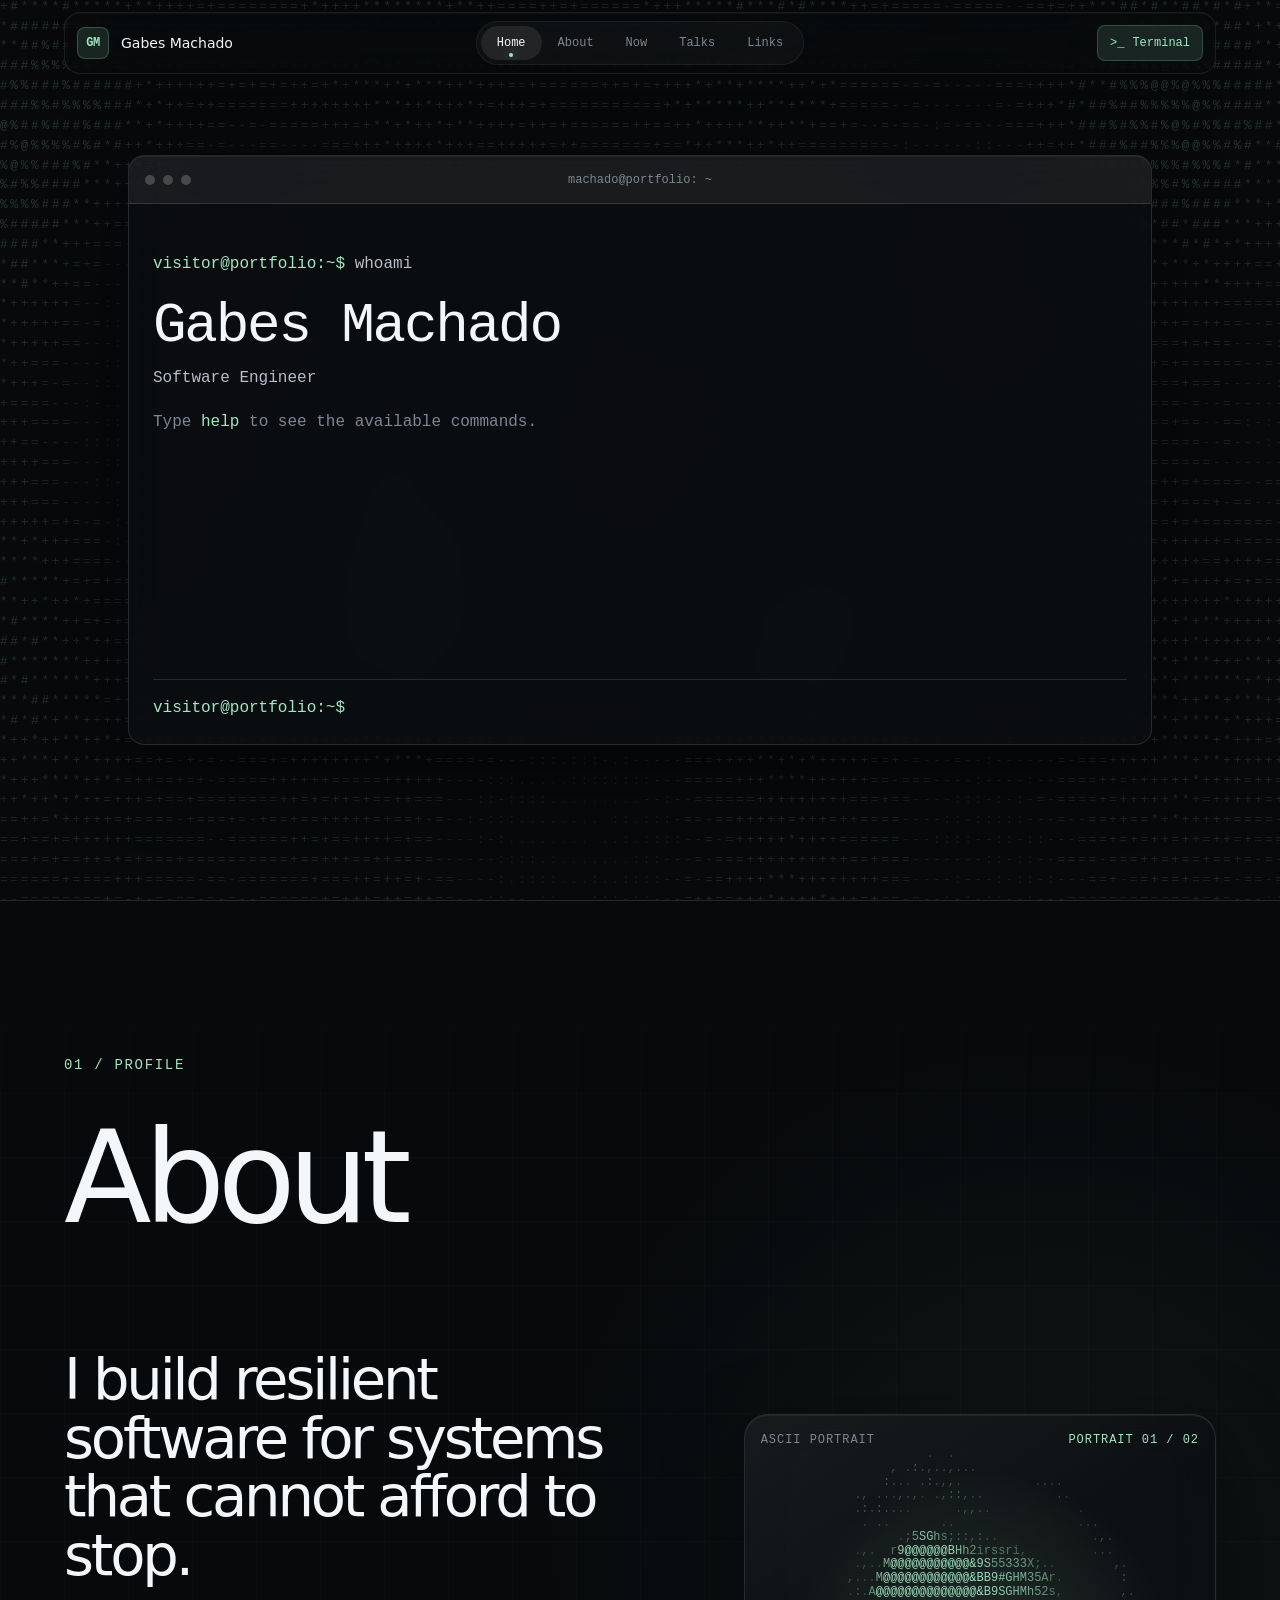
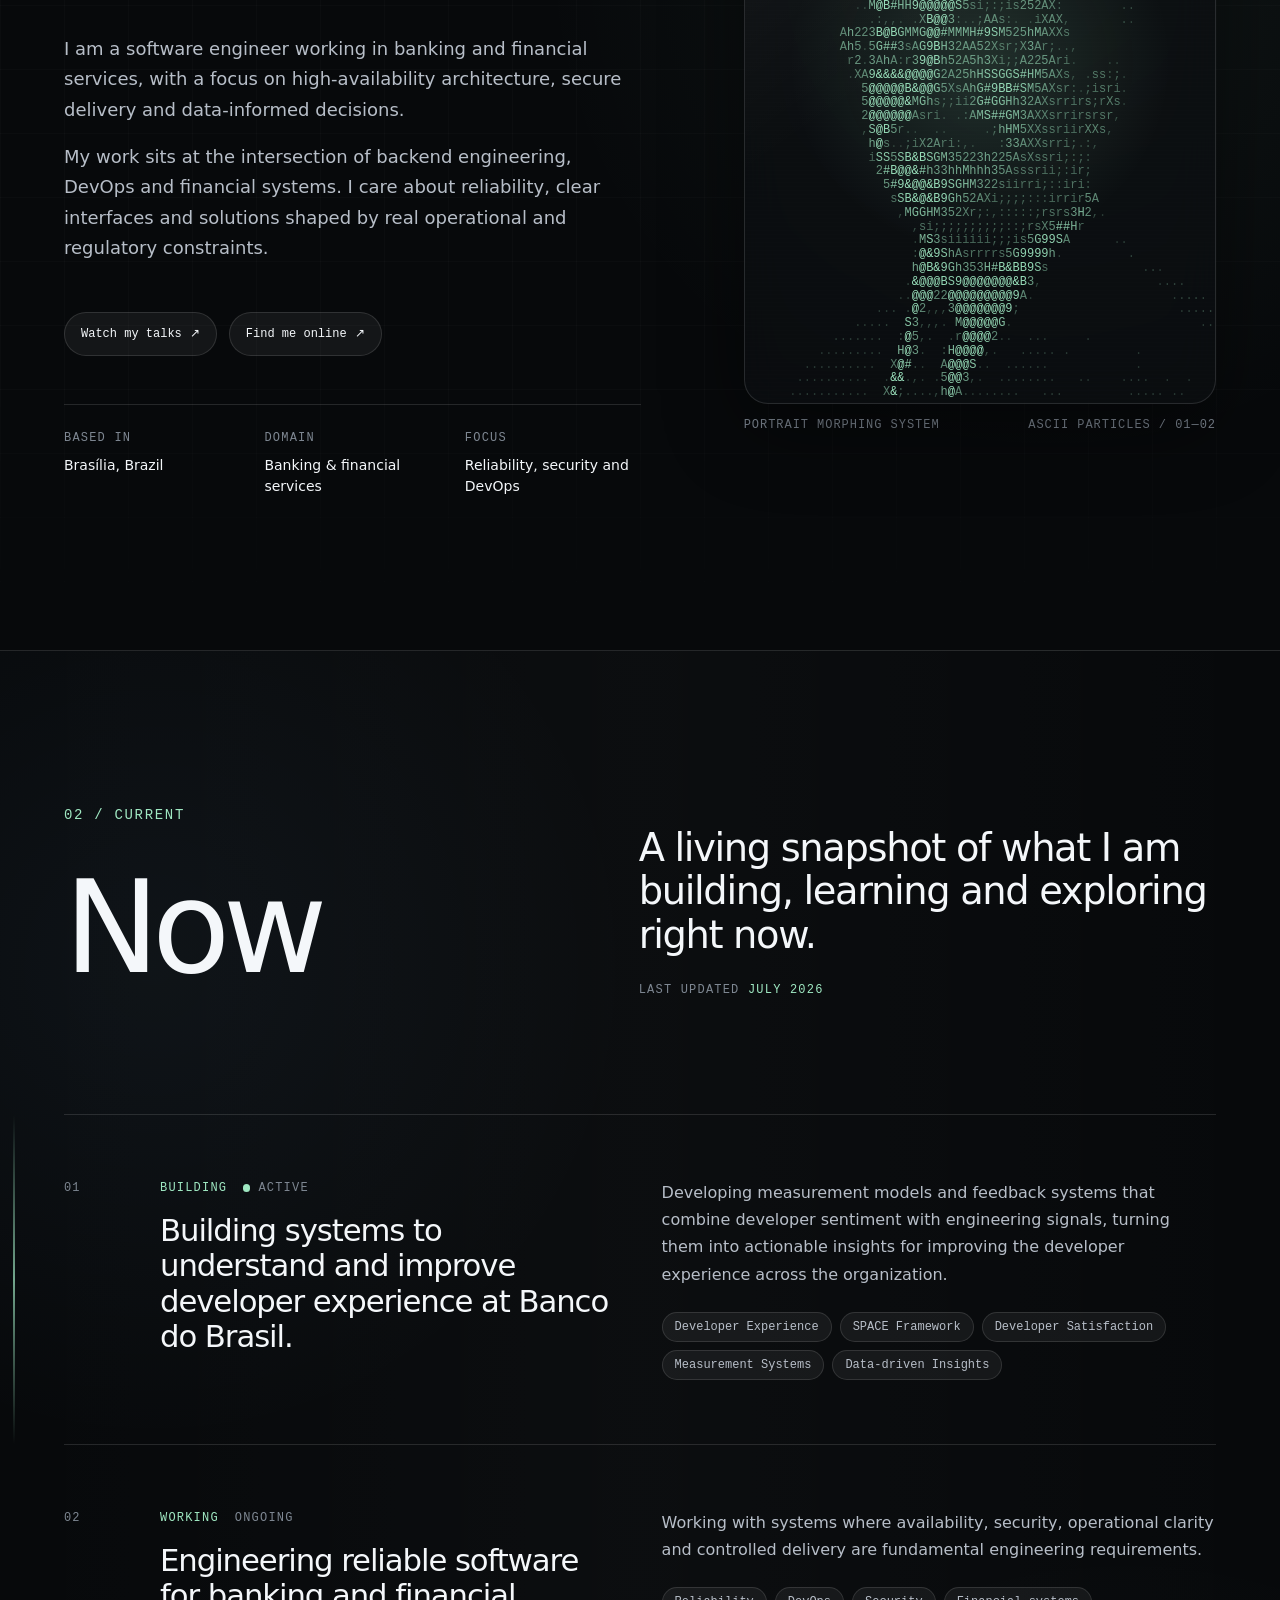
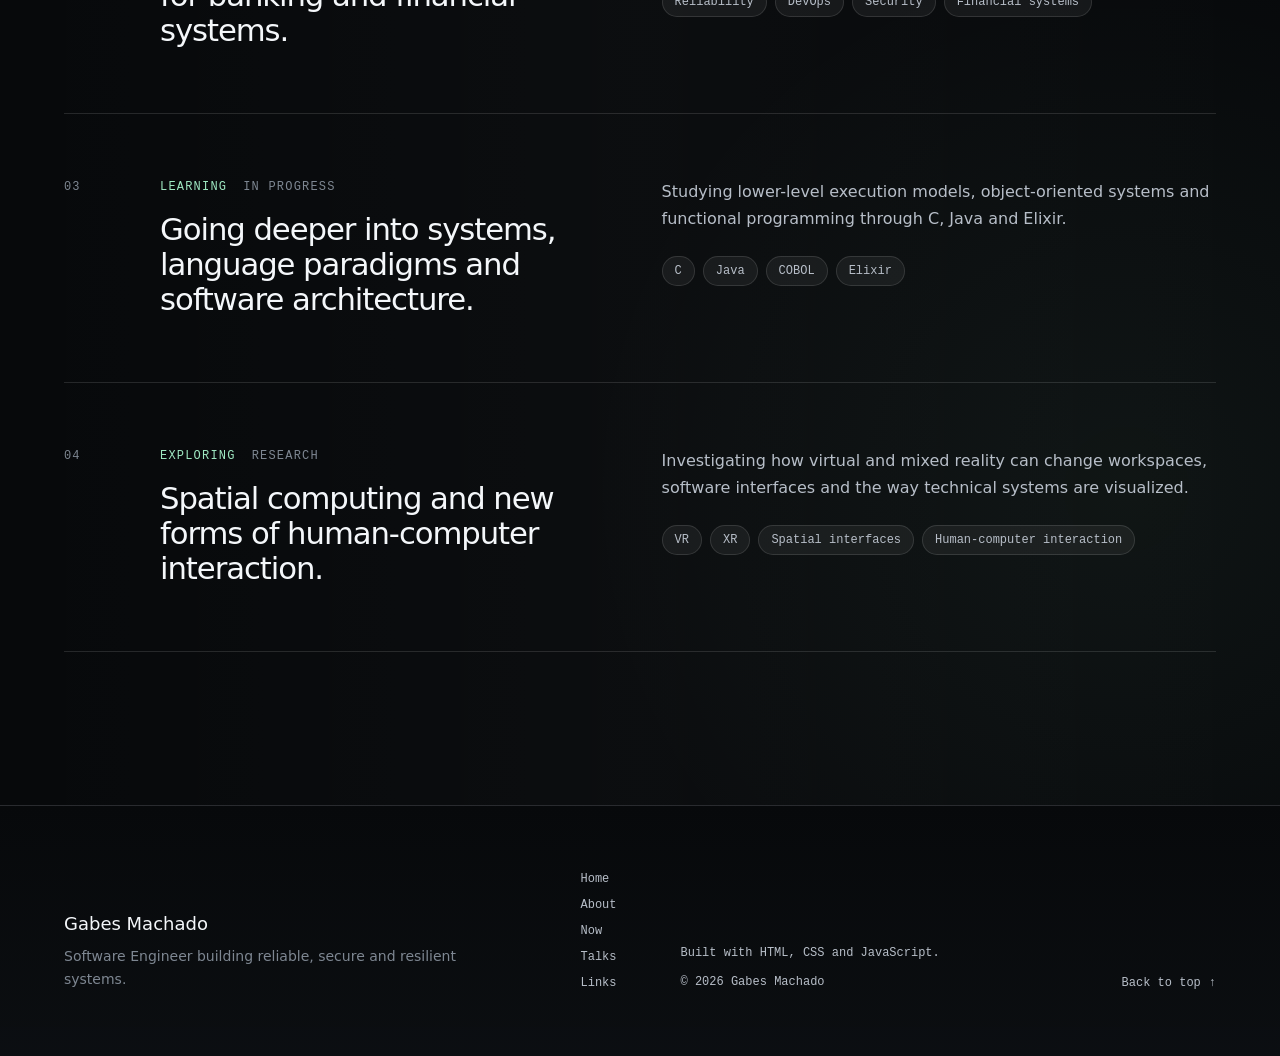
<file: index.html>
<!doctype html>
<html lang="en">
  <head>
    <meta charset="UTF-8" />

    <meta name="viewport" content="width=device-width, initial-scale=1.0" />

    <title>Gabes Machado | Software Engineer</title>

    <meta
      name="description"
      content="Software engineer focused on resilient systems, banking technology, security, DevOps and interactive web experiences."
    />

    <meta name="author" content="Gabes Machado" />

    <meta name="theme-color" content="#07090b" />

    <link rel="canonical" href="https://gabes-machado.github.io/" />

    <link rel="icon" href="./assets/icons/favicon.svg" type="image/svg+xml" />

    <!-- Open Graph -->
    <meta property="og:type" content="website" />

    <meta property="og:site_name" content="Gabes Machado" />

    <meta property="og:title" content="Gabes Machado | Software Engineer" />

    <meta
      property="og:description"
      content="Software engineer focused on resilient systems, banking technology, security, DevOps and interactive web experiences."
    />

    <meta property="og:url" content="https://gabes-machado.github.io/" />

    <meta property="og:locale" content="en_US" />

    <meta
      property="og:image"
      content="https://gabes-machado.github.io/assets/images/about-portrait.webp"
    />

    <meta property="og:image:type" content="image/webp" />

    <meta property="og:image:width" content="1122" />

    <meta property="og:image:height" content="1402" />

    <meta
      property="og:image:alt"
      content="Portrait of Gabes Machado wearing clear glasses and a suit against a black background."
    />

    <!-- Social cards -->
    <meta name="twitter:card" content="summary_large_image" />

    <meta name="twitter:title" content="Gabes Machado | Software Engineer" />

    <meta
      name="twitter:description"
      content="Software engineer focused on resilient systems, banking technology, security, DevOps and interactive web experiences."
    />

    <meta
      name="twitter:image"
      content="https://gabes-machado.github.io/assets/images/about-portrait.webp"
    />

    <meta
      name="twitter:image:alt"
      content="Portrait of Gabes Machado wearing clear glasses and a suit against a black background."
    />

    <!-- Global styles -->
    <link rel="stylesheet" href="./styles/reset.css" />

    <link rel="stylesheet" href="./styles/tokens.css" />

    <link rel="stylesheet" href="./styles/global.css" />

    <!-- Components -->
    <link
      rel="stylesheet"
      href="./components/ascii-background/ascii-background.css"
    />

    <link rel="stylesheet" href="./components/terminal/terminal.css" />

    <link
      rel="stylesheet"
      href="./components/about-section/about-section.css"
    />

    <link rel="stylesheet" href="./components/now-section/now-section.css" />

    <link rel="stylesheet" href="./components/site-shell/site-shell.css" />

    <script type="module" src="./scripts/main.js"></script>
  </head>

  <body>
    <a class="skip-link" href="#main-content"> Skip to main content </a>

    <header class="site-header" data-site-header>
      <div class="site-header__inner">
        <a class="site-brand" href="#home" aria-label="Gabes Machado, home">
          <span class="site-brand__mark" aria-hidden="true"> GM </span>

          <span class="site-brand__name"> Gabes Machado </span>
        </a>

        <button
          class="site-header__navigation-toggle"
          type="button"
          aria-expanded="false"
          aria-controls="primary-navigation"
          data-navigation-toggle
        >
          <span class="site-header__navigation-toggle-icon" aria-hidden="true">
            <span></span>
            <span></span>
          </span>

          <span class="visually-hidden">Open navigation</span>
        </button>

        <nav
          id="primary-navigation"
          class="site-navigation"
          aria-label="Primary navigation"
          data-site-navigation
        >
          <a
            class="site-navigation__link"
            href="#home"
            data-section-link="home"
            aria-current="location"
          >
            Home
          </a>

          <a
            class="site-navigation__link"
            href="#about"
            data-section-link="about"
          >
            About
          </a>

          <a class="site-navigation__link" href="#now" data-section-link="now">
            Now
          </a>

          <a class="site-navigation__link" href="./talks/"> Talks </a>

          <a class="site-navigation__link" href="./links/"> Links </a>
        </nav>

        <button
          class="site-header__terminal"
          type="button"
          data-terminal-trigger
          aria-label="Open and focus the terminal"
        >
          <span aria-hidden="true"> &gt;_ </span>

          <span class="site-header__terminal-label"> Terminal </span>
        </button>
      </div>
    </header>

    <main id="main-content" tabindex="-1">
      <section
        id="home"
        class="hero"
        aria-labelledby="hero-title"
        tabindex="-1"
      >
        <canvas
          class="ascii-background"
          data-ascii-background
          aria-hidden="true"
        ></canvas>

        <h1 id="hero-title" class="visually-hidden">
          Gabes Machado — Software Engineer
        </h1>

        <div class="terminal">
          <header class="terminal-title-bar">
            <div class="terminal-window-controls" aria-hidden="true">
              <span class="terminal-control"></span>
              <span class="terminal-control"></span>
              <span class="terminal-control"></span>
            </div>

            <p class="terminal-title">machado@portfolio: ~</p>
          </header>

          <div class="terminal-body">
            <div
              id="terminal-output"
              class="terminal-output"
              role="log"
              aria-label="Terminal output"
              aria-live="polite"
              aria-relevant="additions text"
            >
              <div class="terminal-intro">
                <p class="terminal-line">
                  <span class="terminal-prompt" aria-hidden="true">
                    visitor@portfolio:~$
                  </span>

                  whoami
                </p>

                <p class="terminal-identity">Gabes Machado</p>

                <p class="terminal-role">Software Engineer</p>

                <p class="terminal-hint">
                  Type <code>help</code> to see the available commands.
                </p>
              </div>
            </div>

            <p id="terminal-instructions" class="visually-hidden">
              Enter a command and press Enter to run it. Type help to list all
              commands. Use Tab for autocomplete and the Up and Down arrow keys
              to browse command history.
            </p>

            <form class="terminal-form" data-terminal-form autocomplete="off">
              <label class="visually-hidden" for="terminal-input">
                Enter a terminal command
              </label>

              <span class="terminal-prompt" aria-hidden="true">
                visitor@portfolio:~$
              </span>

              <input
                id="terminal-input"
                class="terminal-input"
                name="command"
                type="text"
                autocomplete="off"
                autocapitalize="off"
                spellcheck="false"
                aria-controls="terminal-output"
                aria-describedby="terminal-instructions"
              />
            </form>
          </div>
        </div>
      </section>

      <section
        id="about"
        class="content-section about-section"
        aria-labelledby="about-title"
        tabindex="-1"
      >
        <div class="content-section__inner about-section__inner">
          <header class="about-section__header">
            <p class="content-section__eyebrow">01 / Profile</p>

            <h2 id="about-title" class="content-section__title">About</h2>
          </header>

          <div class="about-section__layout">
            <div class="about-section__copy">
              <p class="about-section__lede">
                I build resilient software for systems that cannot afford to
                stop.
              </p>

              <div class="about-section__body">
                <p>
                  I am a software engineer working in banking and financial
                  services, with a focus on high-availability architecture,
                  secure delivery and data-informed decisions.
                </p>

                <p>
                  My work sits at the intersection of backend engineering,
                  DevOps and financial systems. I care about reliability, clear
                  interfaces and solutions shaped by real operational and
                  regulatory constraints.
                </p>
              </div>

              <nav class="about-section__links" aria-label="More about me">
                <a href="./talks/">
                  Watch my talks
                  <span aria-hidden="true">↗</span>
                </a>

                <a href="./links/">
                  Find me online
                  <span aria-hidden="true">↗</span>
                </a>
              </nav>

              <dl class="about-section__facts">
                <div class="about-section__fact">
                  <dt>Based in</dt>
                  <dd>Brasília, Brazil</dd>
                </div>

                <div class="about-section__fact">
                  <dt>Domain</dt>

                  <dd>Banking &amp; financial services</dd>
                </div>

                <div class="about-section__fact">
                  <dt>Focus</dt>

                  <dd>Reliability, security and DevOps</dd>
                </div>
              </dl>
            </div>

            <figure class="about-portrait">
              <div class="about-portrait__frame" data-about-portrait-frame>
                <div class="about-portrait__status">
                  <span>ASCII PORTRAIT</span>

                  <span data-about-portrait-status> SOURCE IMAGES </span>
                </div>

                <img
                  class="about-portrait__source about-portrait__source--primary"
                  data-about-portrait-source="primary"
                  src="./assets/images/about-portrait.webp"
                  alt="Portrait of Gabes Machado"
                  decoding="async"
                  data-focus-x="0.5"
                  data-focus-y="0.42"
                />

                <img
                  class="about-portrait__source about-portrait__source--secondary"
                  data-about-portrait-source="secondary"
                  src="./assets/images/about-portrait-alt.webp"
                  alt=""
                  aria-hidden="true"
                  decoding="async"
                  data-focus-x="0.5"
                  data-focus-y="0.42"
                />

                <pre
                  class="about-portrait__placeholder"
                  data-about-portrait-placeholder
                  aria-hidden="true"
                >
        .:-=+*#%%#*+=-:.
     .-+*##*+=----=+*##+-.
   :=##*=-.          .-=*##=:
  -##+:                  :+##-
 =##-       [ 01 ]         -##=
 +##.       ASCII          .##+
 +##.      PORTRAIT        .##+
 =##-      PROCESSING      -##=
  -##+:                  :+##-
   :=##*=-.          .-=*##=:
     .-+*##*+=----=+*##+-.
        .:-=+*#%%#*+=-:.
                </pre>

                <canvas
                  class="about-portrait__canvas"
                  data-about-portrait
                  data-invert="false"
                  aria-hidden="true"
                ></canvas>
              </div>

              <figcaption class="about-portrait__caption">
                <span>Portrait morphing system</span>

                <span>ASCII particles / 01—02</span>
              </figcaption>
            </figure>
          </div>
        </div>
      </section>

      <section
        id="now"
        class="content-section now-section"
        aria-labelledby="now-title"
        tabindex="-1"
      >
        <div class="content-section__inner now-section__inner">
          <header class="now-section__header">
            <div class="now-section__heading">
              <p class="content-section__eyebrow">02 / Current</p>

              <h2 id="now-title" class="content-section__title">Now</h2>
            </div>

            <div class="now-section__introduction">
              <p class="now-section__lede">
                A living snapshot of what I am building, learning and exploring
                right now.
              </p>

              <p class="now-section__updated">
                Last updated

                <time datetime="2026-07-16"> July 2026 </time>
              </p>
            </div>
          </header>

          <div class="now-section__list">
            <article class="now-item now-item--featured">
              <p class="now-item__index" aria-hidden="true">01</p>

              <header class="now-item__heading">
                <div class="now-item__meta">
                  <span class="now-item__category"> Building </span>

                  <span class="now-item__status">
                    <span
                      class="now-item__status-dot"
                      aria-hidden="true"
                    ></span>

                    Active
                  </span>
                </div>

                <h3 class="now-item__title">
                  Building systems to understand and improve developer
                  experience at Banco do Brasil.
                </h3>
              </header>

              <div class="now-item__details">
                <p>
                  Developing measurement models and feedback systems that
                  combine developer sentiment with engineering signals, turning
                  them into actionable insights for improving the developer
                  experience across the organization.
                </p>

                <ul class="now-item__tags" aria-label="Areas of focus">
                  <li>Developer Experience</li>
                  <li>SPACE Framework</li>
                  <li>Developer Satisfaction</li>
                  <li>Measurement Systems</li>
                  <li>Data-driven Insights</li>
                </ul>
              </div>
            </article>

            <article class="now-item">
              <p class="now-item__index" aria-hidden="true">02</p>

              <header class="now-item__heading">
                <div class="now-item__meta">
                  <span class="now-item__category"> Working </span>

                  <span class="now-item__status"> Ongoing </span>
                </div>

                <h3 class="now-item__title">
                  Engineering reliable software for banking and financial
                  systems.
                </h3>
              </header>

              <div class="now-item__details">
                <p>
                  Working with systems where availability, security, operational
                  clarity and controlled delivery are fundamental engineering
                  requirements.
                </p>

                <ul class="now-item__tags" aria-label="Areas of focus">
                  <li>Reliability</li>
                  <li>DevOps</li>
                  <li>Security</li>
                  <li>Financial systems</li>
                </ul>
              </div>
            </article>

            <article class="now-item">
              <p class="now-item__index" aria-hidden="true">03</p>

              <header class="now-item__heading">
                <div class="now-item__meta">
                  <span class="now-item__category"> Learning </span>

                  <span class="now-item__status"> In progress </span>
                </div>

                <h3 class="now-item__title">
                  Going deeper into systems, language paradigms and software
                  architecture.
                </h3>
              </header>

              <div class="now-item__details">
                <p>
                  Studying lower-level execution models, object-oriented systems
                  and functional programming through C, Java and Elixir.
                </p>

                <ul class="now-item__tags" aria-label="Subjects being studied">
                  <li>C</li>
                  <li>Java</li>
                  <li>COBOL</li>
                  <li>Elixir</li>
                </ul>
              </div>
            </article>

            <article class="now-item">
              <p class="now-item__index" aria-hidden="true">04</p>

              <header class="now-item__heading">
                <div class="now-item__meta">
                  <span class="now-item__category"> Exploring </span>

                  <span class="now-item__status"> Research </span>
                </div>

                <h3 class="now-item__title">
                  Spatial computing and new forms of human-computer interaction.
                </h3>
              </header>

              <div class="now-item__details">
                <p>
                  Investigating how virtual and mixed reality can change
                  workspaces, software interfaces and the way technical systems
                  are visualized.
                </p>

                <ul class="now-item__tags" aria-label="Areas being explored">
                  <li>VR</li>
                  <li>XR</li>
                  <li>Spatial interfaces</li>
                  <li>Human-computer interaction</li>
                </ul>
              </div>
            </article>
          </div>
        </div>
      </section>
    </main>

    <footer class="site-footer">
      <div class="site-footer__inner">
        <div class="site-footer__identity">
          <p class="site-footer__brand">Gabes Machado</p>

          <p class="site-footer__description">
            Software Engineer building reliable, secure and resilient systems.
          </p>
        </div>

        <nav class="site-footer__navigation" aria-label="Footer navigation">
          <a href="#home">Home</a>
          <a href="#about">About</a>
          <a href="#now">Now</a>
          <a href="./talks/">Talks</a>
          <a href="./links/">Links</a>
        </nav>

        <div class="site-footer__meta">
          <p>Built with HTML, CSS and JavaScript.</p>

          <p>
            ©
            <span data-current-year>2026</span>
            Gabes Machado
          </p>
        </div>

        <a class="site-footer__back-to-top" href="#home">
          Back to top
          <span aria-hidden="true">↑</span>
        </a>
      </div>
    </footer>
  </body>
</html>
</file>
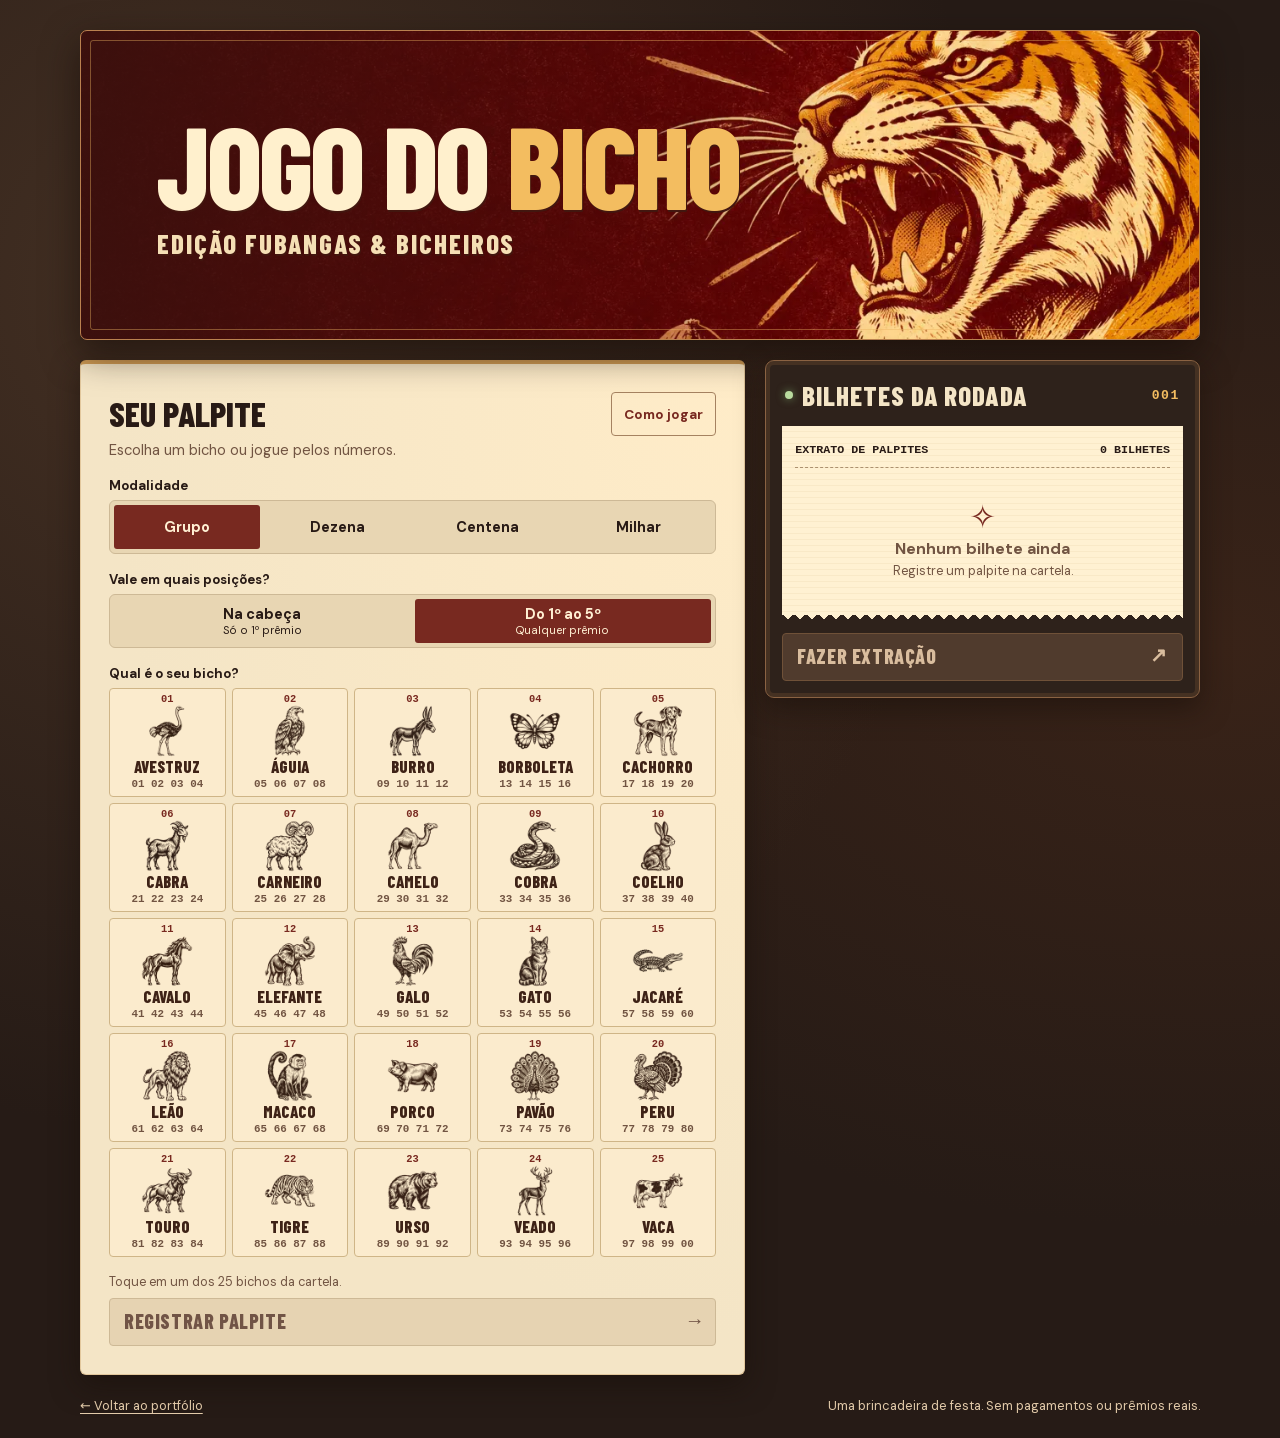
<file: jogo-do-bicho/index.html>
<!doctype html>
<html lang="pt-BR">
  <head>
    <meta charset="utf-8" />
    <meta name="viewport" content="width=device-width, initial-scale=1" />
    <meta name="theme-color" content="#261b16" />
    <meta name="description" content="Uma maquininha carioca de faz de conta. Escolha o bicho, registre o palpite e tire a sorte com os amigos." />
    <meta name="robots" content="noindex" />
    <link rel="canonical" href="https://gabes-machado.github.io/jogo-do-bicho/" />
    <link rel="icon" href="../assets/icons/favicon.svg" />
    <link rel="stylesheet" href="./jogo.css" />
    <script type="module" src="./jogo.mjs"></script>
    <title>Jogo do Bicho · Banca da Esquina</title>
  </head>
  <body>
    <div class="pagina">
      <main>
        <div class="letreiro">
          <div class="letreiro-texto">
            <h1>Jogo do <em>Bicho</em></h1>
            <p class="edicao">Edição Fubangas &amp; Bicheiros</p>
          </div>
        </div>

        <noscript>Ative o JavaScript para usar a maquininha.</noscript>

        <div class="bancada">
          <section class="cartela" aria-labelledby="titulo-palpite">
            <header class="secao-cabecalho">
              <h2 id="titulo-palpite" tabindex="-1">Seu palpite</h2>
              <button class="ajuda" id="abrir-ajuda" type="button" aria-haspopup="dialog" aria-controls="ajuda">Como jogar</button>
              <p>Escolha um bicho ou jogue pelos números.</p>
            </header>
            <form id="formulario">
              <fieldset>
                <legend>Modalidade</legend>
                <div class="segmentos">
                  <label><input type="radio" name="modalidade" value="grupo" checked />Grupo</label>
                  <label><input type="radio" name="modalidade" value="dezena" />Dezena</label>
                  <label><input type="radio" name="modalidade" value="centena" />Centena</label>
                  <label><input type="radio" name="modalidade" value="milhar" />Milhar</label>
                </div>
              </fieldset>

              <fieldset>
                <legend>Vale em quais posições?</legend>
                <div class="segmentos alcance">
                  <label><input type="radio" name="alcance" value="cabeca" />Na cabeça <small>Só o 1º prêmio</small></label>
                  <label><input type="radio" name="alcance" value="cercado" checked />Do 1º ao 5º <small>Qualquer prêmio</small></label>
                </div>
              </fieldset>

              <fieldset id="seletor-bichos">
                <legend>Qual é o seu bicho?</legend>
                <div class="bichos" id="bichos"></div>
              </fieldset>

              <div id="seletor-numero" class="campo-numero" hidden>
                <label for="numero" id="rotulo-numero">Número do palpite</label>
                <input id="numero" type="text" inputmode="numeric" autocomplete="off" pattern="[0-9]{2}" maxlength="2" placeholder="00" aria-describedby="dica-numero" disabled />
                <p class="dica" id="dica-numero"></p>
              </div>

              <div class="acoes-cartela">
                <p id="dica-registro" class="dica">Escolha um bicho para registrar.</p>
                <button class="botao botao-vermelho" id="registrar" type="submit" disabled>Registrar palpite <span aria-hidden="true">→</span></button>
              </div>
            </form>
          </section>

          <section class="maquininha" aria-labelledby="titulo-rodada">
            <header class="maquininha-topo">
              <span class="led" aria-hidden="true"></span>
              <h2 id="titulo-rodada" tabindex="-1">Bilhetes da rodada</h2>
              <span class="rodada-numero" id="numero-rodada">001</span>
            </header>

            <div class="papel">
              <section id="resultado" aria-labelledby="titulo-resultado" hidden>
                <header class="resultado-topo">
                  <h3 id="titulo-resultado">Deu no poste!</h3>
                  <p id="resumo-resultado"></p>
                </header>
                <ol class="premios" id="premios" aria-label="Prêmios sorteados"></ol>
              </section>
              <div class="bilhetes-topo"><span>Extrato de palpites</span><span id="total-bilhetes">0 bilhetes</span></div>
              <div class="vazio" id="sem-bilhetes">
                <span aria-hidden="true">✧</span>
                <p>Nenhum bilhete ainda</p>
                <small>Registre um palpite na cartela.</small>
              </div>
              <ol class="bilhetes" id="bilhetes" aria-label="Bilhetes registrados"></ol>
            </div>

            <div class="acoes-rodada">
              <button class="botao botao-dourado" type="button" id="sortear" disabled>Fazer extração <span aria-hidden="true">↗</span></button>
              <div class="acoes-extrato" id="acoes-extrato" hidden>
                <button class="botao botao-compartilhar" type="button" id="compartilhar-extrato" disabled>Compartilhar no WhatsApp <span aria-hidden="true">↗</span></button>
                <a id="baixar-extrato" hidden>Baixar PNG</a>
                <p class="status" id="status-extrato" role="status"></p>
              </div>
              <button class="botao botao-dourado" type="button" id="nova-rodada" hidden>Nova rodada <span aria-hidden="true">→</span></button>
              <button class="mais-palpite" type="button" id="mais-palpite" hidden>+ Registrar outro palpite</button>
            </div>
            <p class="status" id="status" role="status" aria-atomic="true"></p>
          </section>
        </div>
      </main>

      <footer class="rodape">
        <a href="../">← Voltar ao portfólio</a>
        <span>Uma brincadeira de festa. Sem pagamentos ou prêmios reais.</span>
      </footer>
    </div>

    <dialog id="ajuda" aria-labelledby="titulo-ajuda">
      <div class="ajuda-topo">
        <h2 id="titulo-ajuda">Como jogar</h2>
        <form method="dialog"><button class="fechar" aria-label="Fechar instruções" autofocus>×</button></form>
      </div>
      <div class="ajuda-conteudo" tabindex="0" role="region" aria-label="Regras da rodada">
        <section aria-labelledby="regras-rodada">
          <h3 id="regras-rodada">Como funciona a rodada</h3>
          <p>Registre um bilhete para cada palpite. Quando todos estiverem prontos, toque em <strong>Fazer extração</strong>. A maquininha sorteia cinco números de quatro algarismos, do 1º ao 5º prêmio. Todos os bilhetes da rodada são conferidos com esse mesmo resultado.</p>
        </section>

        <section aria-labelledby="regras-modalidades">
          <h3 id="regras-modalidades">O que precisa bater?</h3>
          <table class="regras-tabela">
            <caption>Se o número sorteado for <strong>0088</strong></caption>
            <thead><tr><th scope="col">Modalidade</th><th scope="col">O que conferir</th><th scope="col">Acerta com</th></tr></thead>
            <tbody>
              <tr><th scope="row">Grupo</th><td>O bicho da dezena final</td><td><strong>Tigre</strong></td></tr>
              <tr><th scope="row">Dezena</th><td>Os 2 últimos algarismos</td><td><strong>88</strong></td></tr>
              <tr><th scope="row">Centena</th><td>Os 3 últimos algarismos</td><td><strong>088</strong></td></tr>
              <tr><th scope="row">Milhar</th><td>Os 4 algarismos na ordem</td><td><strong>0088</strong></td></tr>
            </tbody>
          </table>
          <p>Cada bicho tem quatro dezenas na cartela. O Tigre, grupo 22, cobre 85, 86, 87 e 88. Se sair 0088, quem jogou <strong>Tigre em Grupo</strong> acerta, ao passo que quem jogou <strong>87 em Dezena</strong> erra. O final <strong>00</strong> é da Vaca. Guarde os zeros à esquerda em palpites como 088 e 0088.</p>
        </section>

        <section aria-labelledby="regras-posicoes">
          <h3 id="regras-posicoes">Em quais posições vale?</h3>
          <ul>
            <li><strong>Na cabeça.</strong> Confira somente o 1º prêmio.</li>
            <li><strong>Do 1º ao 5º.</strong> Basta acertar em qualquer uma das cinco posições. O mesmo bilhete pode acertar em mais de uma.</li>
          </ul>
        </section>

        <section class="regras-exemplo" aria-labelledby="regras-zebra">
          <h3 id="regras-zebra">Por que ninguém ganhou?</h3>
          <p>É possível que nenhum palpite bata nas posições que valem para o seu bilhete. Imagine que saiu <strong>3152 (Galo) em 1º</strong> e <strong>0088 (Tigre) em 2º</strong>. Se todo mundo jogou Tigre <strong>Na cabeça</strong>, ninguém acerta, porque só o 1º prêmio conta. O bilhete de Tigre <strong>Do 1º ao 5º</strong> acertaria no 2º.</p>
          <p>Na maquininha, abaixo de cada bilhete, dá para ver o que foi conferido e por que ele acertou ou errou.</p>
        </section>

        <p class="fontes">
          <a href="https://www.gov.br/fazenda/pt-br/composicao/orgaos/secretaria-de-premios-e-apostas/arquivos/arquivos-pdf/sei_46908324_nota_tecnica_3826-1.pdf">Tabela tradicional</a>
          <a href="https://revistaagcrj.rio.br/index.php/ojs/article/view/6">História no Rio</a>
        </p>
      </div>
    </dialog>
  </body>
</html>
</file>
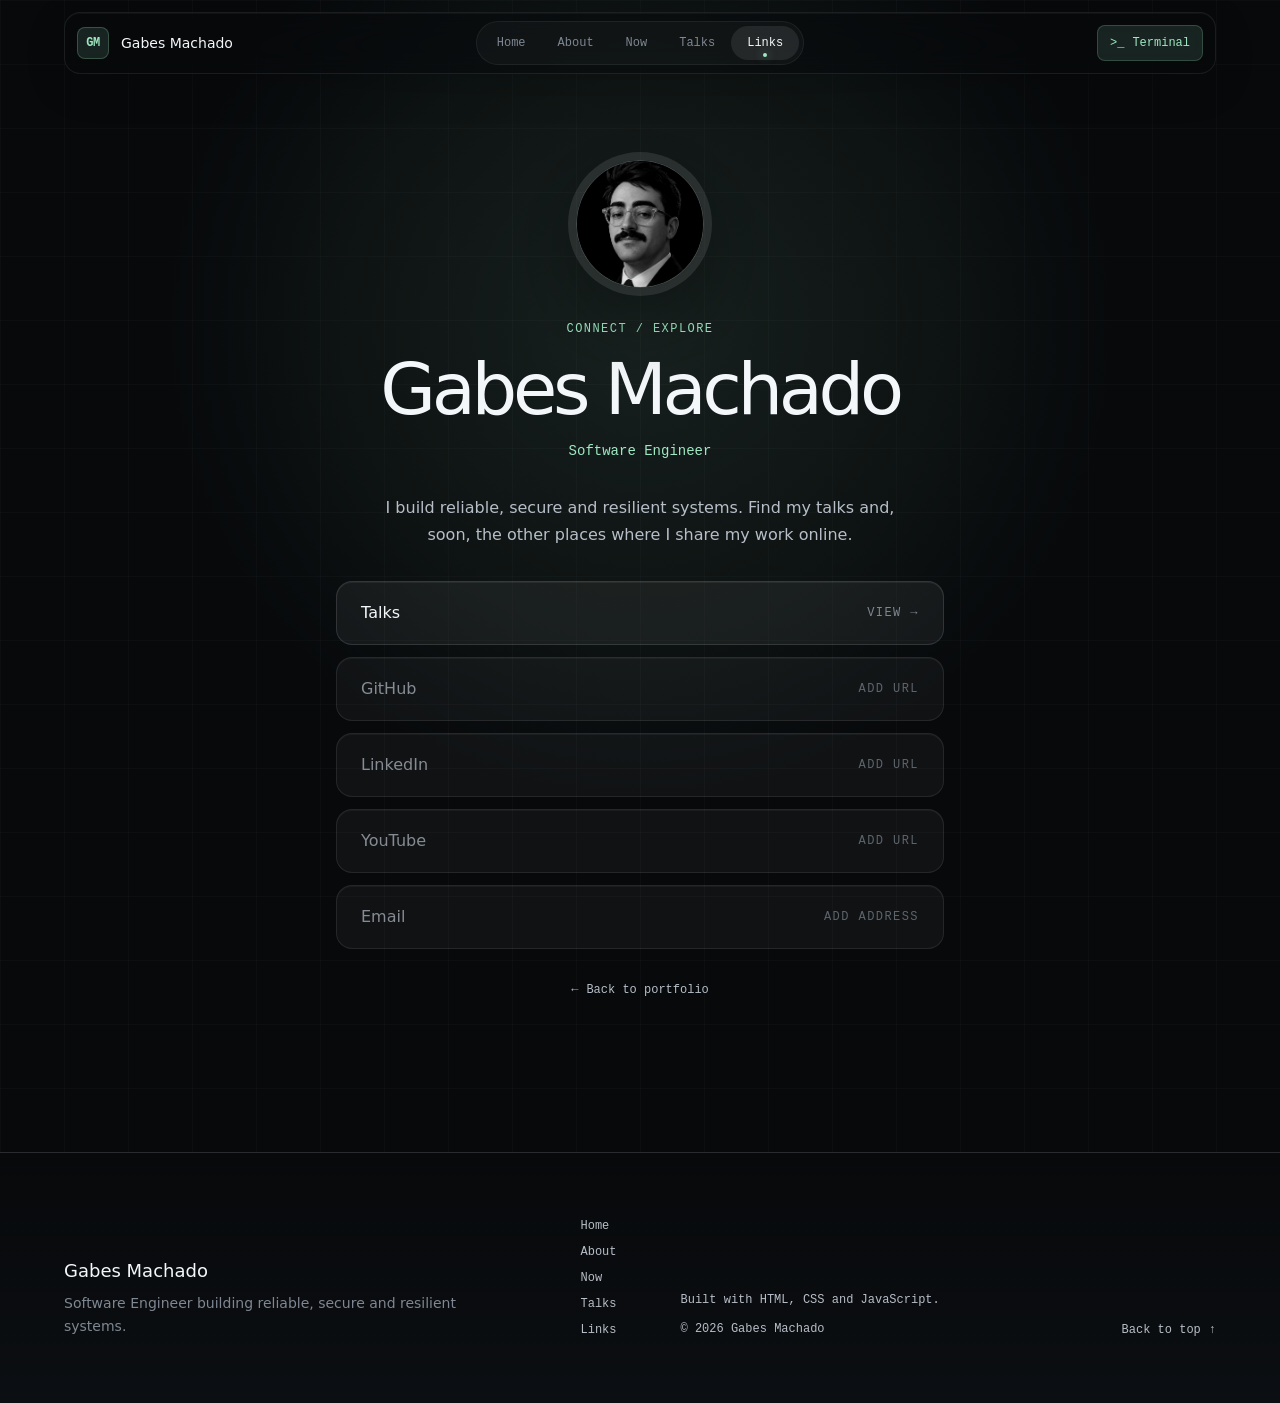
<file: links/index.html>
<!doctype html>
<html lang="en">
  <head>
    <meta charset="UTF-8" />

    <meta name="viewport" content="width=device-width, initial-scale=1.0" />

    <title>Links | Gabes Machado</title>

    <meta
      name="description"
      content="Find Gabes Machado's talks, professional profiles and contact links."
    />

    <meta name="author" content="Gabes Machado" />

    <meta name="theme-color" content="#07090b" />

    <link rel="canonical" href="https://gabes-machado.github.io/links/" />

    <link rel="icon" href="../assets/icons/favicon.svg" type="image/svg+xml" />

    <meta property="og:type" content="profile" />
    <meta property="og:site_name" content="Gabes Machado" />
    <meta property="og:title" content="Links | Gabes Machado" />
    <meta
      property="og:description"
      content="Talks, professional profiles and contact links for Gabes Machado."
    />
    <meta
      property="og:url"
      content="https://gabes-machado.github.io/links/"
    />
    <meta property="og:locale" content="en_US" />

    <meta name="twitter:card" content="summary" />
    <meta name="twitter:title" content="Links | Gabes Machado" />
    <meta
      name="twitter:description"
      content="Talks, professional profiles and contact links for Gabes Machado."
    />

    <link rel="stylesheet" href="../styles/reset.css" />
    <link rel="stylesheet" href="../styles/tokens.css" />
    <link rel="stylesheet" href="../styles/global.css" />
    <link
      rel="stylesheet"
      href="../components/content-pages/content-pages.css"
    />
    <link
      rel="stylesheet"
      href="../components/site-shell/site-shell.css"
    />

    <script type="module" src="../scripts/content-page.js"></script>
  </head>

  <body>
    <a class="skip-link" href="#main-content"> Skip to main content </a>

    <header class="site-header" data-site-header>
      <div class="site-header__inner">
        <a
          class="site-brand"
          href="../#home"
          aria-label="Gabes Machado, portfolio home"
        >
          <span class="site-brand__mark" aria-hidden="true"> GM </span>
          <span class="site-brand__name"> Gabes Machado </span>
        </a>

        <button
          class="site-header__navigation-toggle"
          type="button"
          aria-expanded="false"
          aria-controls="primary-navigation"
          data-navigation-toggle
        >
          <span class="site-header__navigation-toggle-icon" aria-hidden="true">
            <span></span>
            <span></span>
          </span>
          <span class="visually-hidden">Open navigation</span>
        </button>

        <nav
          id="primary-navigation"
          class="site-navigation"
          aria-label="Primary navigation"
          data-site-navigation
        >
          <a class="site-navigation__link" href="../#home"> Home </a>
          <a class="site-navigation__link" href="../#about"> About </a>
          <a class="site-navigation__link" href="../#now"> Now </a>
          <a class="site-navigation__link" href="../talks/"> Talks </a>
          <a class="site-navigation__link" href="./" aria-current="page">
            Links
          </a>
        </nav>

        <a
          class="site-header__terminal"
          href="../#home"
          aria-label="Open the portfolio terminal"
        >
          <span aria-hidden="true"> &gt;_ </span>
          <span class="site-header__terminal-label"> Terminal </span>
        </a>
      </div>
    </header>

    <main id="main-content" class="links-page__main" tabindex="-1">
      <section class="link-hub" aria-labelledby="links-title">
        <img
          class="link-hub__portrait"
          src="../assets/images/about-portrait.webp"
          alt="Portrait of Gabes Machado"
          width="128"
          height="128"
          decoding="async"
        />

        <header class="link-hub__identity">
          <p class="link-hub__eyebrow">Connect / Explore</p>
          <h1 id="links-title" class="link-hub__title">Gabes Machado</h1>
          <p class="link-hub__role">Software Engineer</p>
        </header>

        <p class="link-hub__description">
          I build reliable, secure and resilient systems. Find my talks and,
          soon, the other places where I share my work online.
        </p>

        <nav class="link-hub__list" aria-label="Profile links">
          <a class="link-hub__link" href="../talks/">
            <span>Talks</span>
            <span class="link-hub__link-meta" aria-hidden="true">View →</span>
          </a>

          <span class="link-hub__link" aria-disabled="true">
            <span>GitHub</span>
            <span class="link-hub__link-meta">Add URL</span>
          </span>

          <span class="link-hub__link" aria-disabled="true">
            <span>LinkedIn</span>
            <span class="link-hub__link-meta">Add URL</span>
          </span>

          <span class="link-hub__link" aria-disabled="true">
            <span>YouTube</span>
            <span class="link-hub__link-meta">Add URL</span>
          </span>

          <span class="link-hub__link" aria-disabled="true">
            <span>Email</span>
            <span class="link-hub__link-meta">Add address</span>
          </span>
        </nav>

        <a class="link-hub__back" href="../#home">
          <span aria-hidden="true">←</span>
          Back to portfolio
        </a>
      </section>
    </main>

    <footer class="site-footer">
      <div class="site-footer__inner">
        <div class="site-footer__identity">
          <p class="site-footer__brand">Gabes Machado</p>
          <p class="site-footer__description">
            Software Engineer building reliable, secure and resilient systems.
          </p>
        </div>

        <nav class="site-footer__navigation" aria-label="Footer navigation">
          <a href="../#home">Home</a>
          <a href="../#about">About</a>
          <a href="../#now">Now</a>
          <a href="../talks/">Talks</a>
          <a href="./" aria-current="page">Links</a>
        </nav>

        <div class="site-footer__meta">
          <p>Built with HTML, CSS and JavaScript.</p>
          <p>
            © <span data-current-year>2026</span>
            Gabes Machado
          </p>
        </div>

        <a class="site-footer__back-to-top" href="#main-content">
          Back to top
          <span aria-hidden="true">↑</span>
        </a>
      </div>
    </footer>
  </body>
</html>
</file>
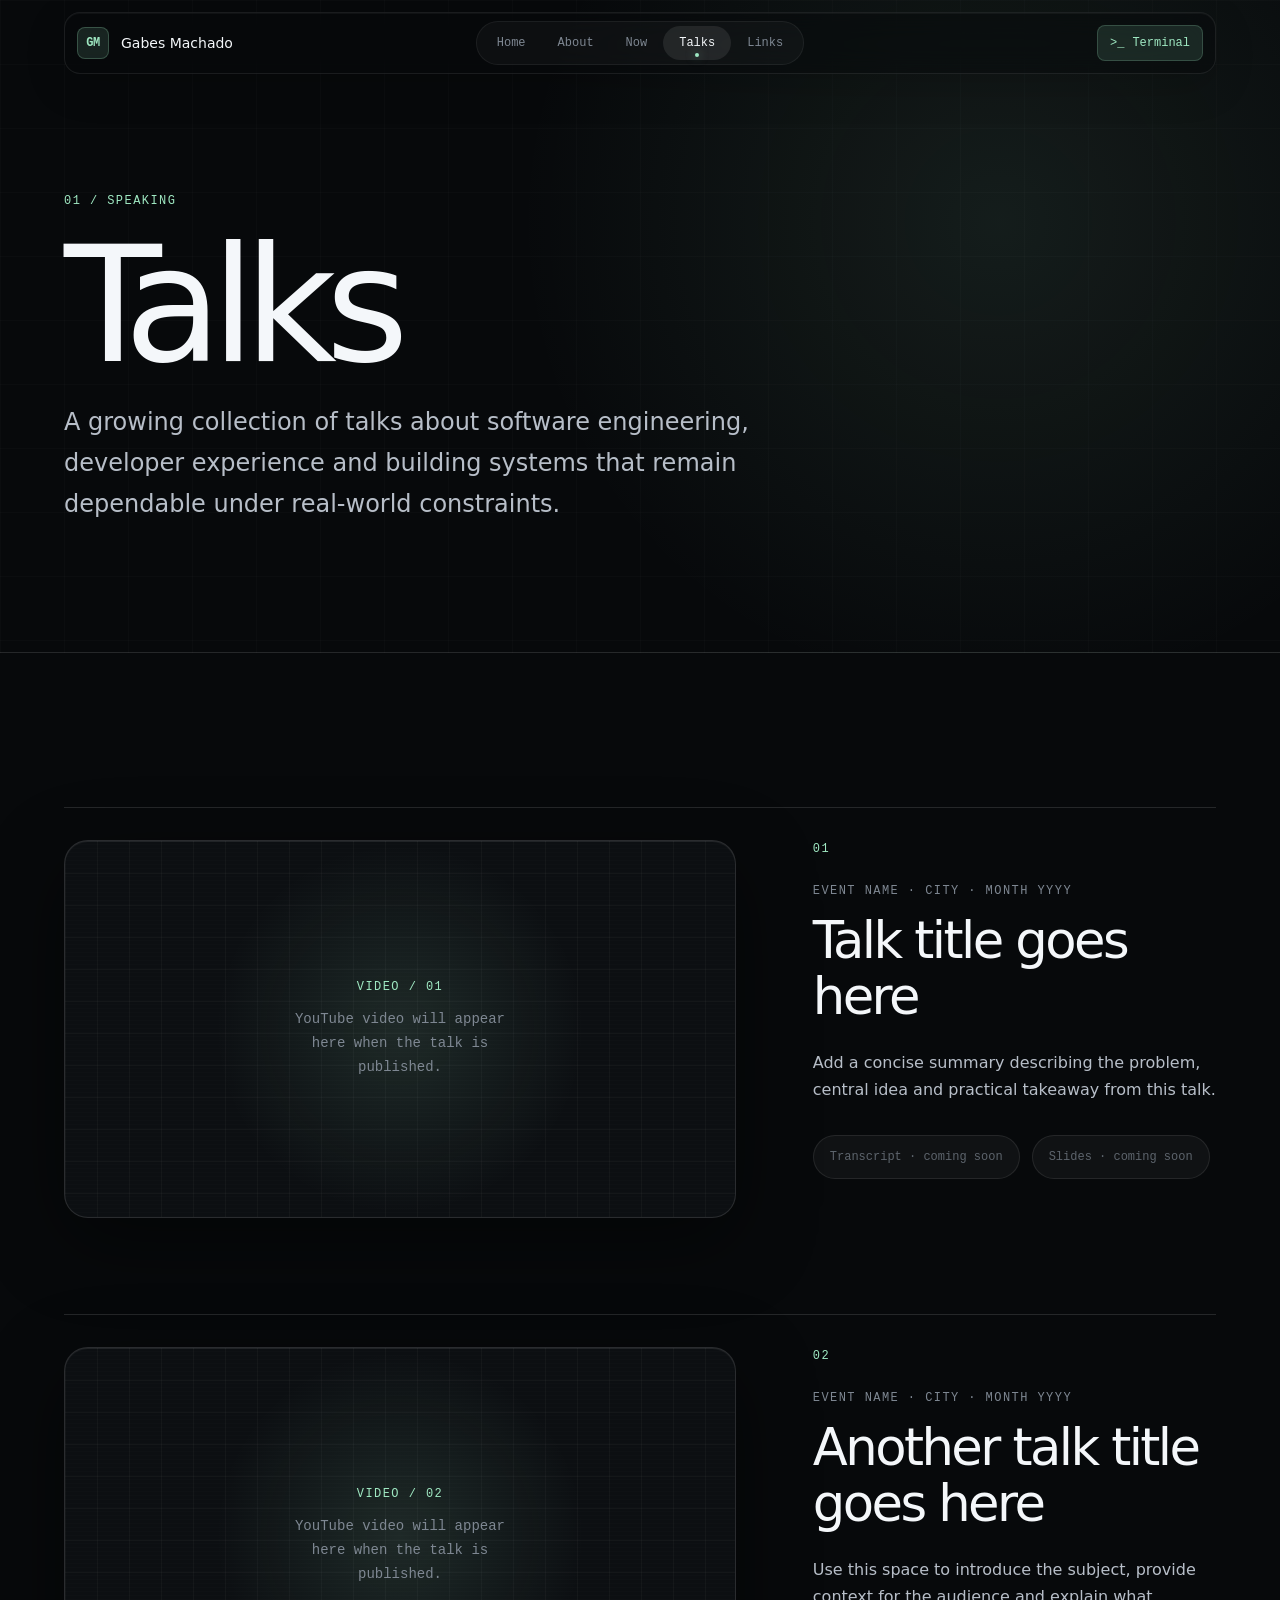
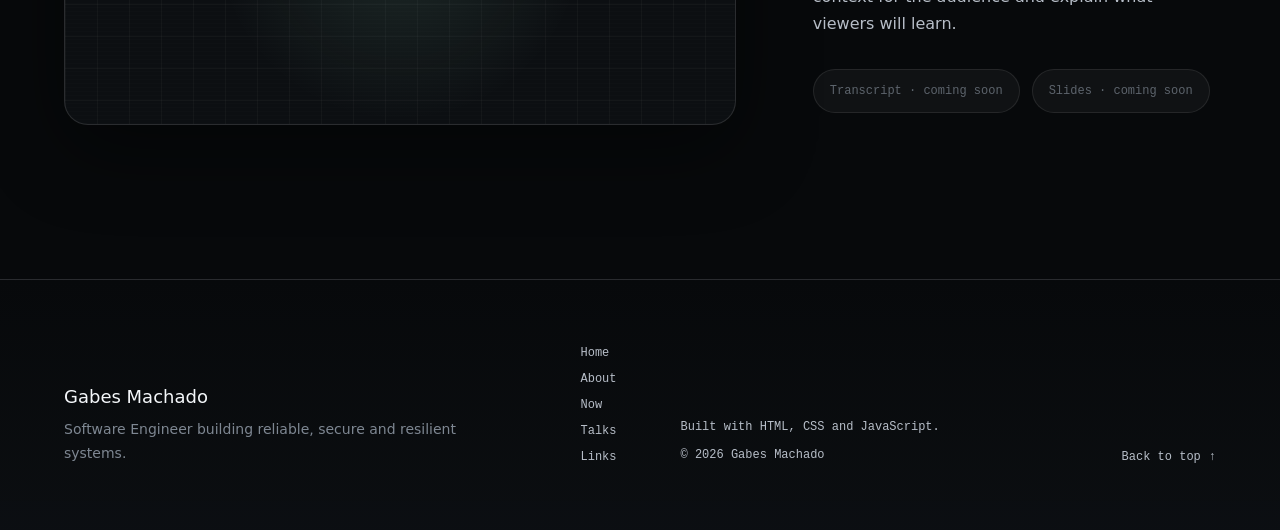
<file: talks/index.html>
<!doctype html>
<html lang="en">
  <head>
    <meta charset="UTF-8" />

    <meta name="viewport" content="width=device-width, initial-scale=1.0" />

    <title>Talks | Gabes Machado</title>

    <meta
      name="description"
      content="Talks by Gabes Machado about software engineering, developer experience and resilient systems."
    />

    <meta name="author" content="Gabes Machado" />

    <meta name="theme-color" content="#07090b" />

    <link rel="canonical" href="https://gabes-machado.github.io/talks/" />

    <link rel="icon" href="../assets/icons/favicon.svg" type="image/svg+xml" />

    <meta property="og:type" content="website" />
    <meta property="og:site_name" content="Gabes Machado" />
    <meta property="og:title" content="Talks | Gabes Machado" />
    <meta
      property="og:description"
      content="Videos, transcripts and slides from talks by Gabes Machado."
    />
    <meta
      property="og:url"
      content="https://gabes-machado.github.io/talks/"
    />
    <meta property="og:locale" content="en_US" />

    <meta name="twitter:card" content="summary" />
    <meta name="twitter:title" content="Talks | Gabes Machado" />
    <meta
      name="twitter:description"
      content="Videos, transcripts and slides from talks by Gabes Machado."
    />

    <link rel="stylesheet" href="../styles/reset.css" />
    <link rel="stylesheet" href="../styles/tokens.css" />
    <link rel="stylesheet" href="../styles/global.css" />
    <link
      rel="stylesheet"
      href="../components/content-pages/content-pages.css"
    />
    <link
      rel="stylesheet"
      href="../components/site-shell/site-shell.css"
    />

    <script type="module" src="../scripts/content-page.js"></script>
  </head>

  <body>
    <a class="skip-link" href="#main-content"> Skip to main content </a>

    <header class="site-header" data-site-header>
      <div class="site-header__inner">
        <a
          class="site-brand"
          href="../#home"
          aria-label="Gabes Machado, portfolio home"
        >
          <span class="site-brand__mark" aria-hidden="true"> GM </span>
          <span class="site-brand__name"> Gabes Machado </span>
        </a>

        <button
          class="site-header__navigation-toggle"
          type="button"
          aria-expanded="false"
          aria-controls="primary-navigation"
          data-navigation-toggle
        >
          <span class="site-header__navigation-toggle-icon" aria-hidden="true">
            <span></span>
            <span></span>
          </span>
          <span class="visually-hidden">Open navigation</span>
        </button>

        <nav
          id="primary-navigation"
          class="site-navigation"
          aria-label="Primary navigation"
          data-site-navigation
        >
          <a class="site-navigation__link" href="../#home"> Home </a>
          <a class="site-navigation__link" href="../#about"> About </a>
          <a class="site-navigation__link" href="../#now"> Now </a>
          <a class="site-navigation__link" href="./" aria-current="page">
            Talks
          </a>
          <a class="site-navigation__link" href="../links/"> Links </a>
        </nav>

        <a
          class="site-header__terminal"
          href="../#home"
          aria-label="Open the portfolio terminal"
        >
          <span aria-hidden="true"> &gt;_ </span>
          <span class="site-header__terminal-label"> Terminal </span>
        </a>
      </div>
    </header>

    <main id="main-content" class="content-page-main" tabindex="-1">
      <header class="content-page-hero">
        <div class="content-page-hero__inner">
          <p class="content-page-hero__eyebrow">01 / Speaking</p>
          <h1 class="content-page-hero__title">Talks</h1>
          <p class="content-page-hero__lede">
            A growing collection of talks about software engineering,
            developer experience and building systems that remain dependable
            under real-world constraints.
          </p>
        </div>
      </header>

      <section class="talks-archive" aria-labelledby="talks-archive-title">
        <div class="talks-archive__inner">
          <h2 id="talks-archive-title" class="visually-hidden">
            Talk archive
          </h2>

          <article class="talk-card">
            <div
              class="talk-card__media"
              role="img"
              aria-label="Placeholder for the first YouTube talk video"
            >
              <div class="talk-card__media-copy">
                <p class="talk-card__media-label">Video / 01</p>
                <p>YouTube video will appear here when the talk is published.</p>
              </div>
            </div>

            <div class="talk-card__details">
              <p class="talk-card__index" aria-hidden="true">01</p>

              <header class="talk-card__heading">
                <p class="talk-card__meta">Event name · City · Month YYYY</p>
                <h2 class="talk-card__title">Talk title goes here</h2>
              </header>

              <p class="talk-card__summary">
                Add a concise summary describing the problem, central idea and
                practical takeaway from this talk.
              </p>

              <div class="talk-card__resources" aria-label="Talk resources">
                <span class="talk-card__resource" aria-disabled="true">
                  Transcript · coming soon
                </span>
                <span class="talk-card__resource" aria-disabled="true">
                  Slides · coming soon
                </span>
              </div>
            </div>
          </article>

          <article class="talk-card">
            <div
              class="talk-card__media"
              role="img"
              aria-label="Placeholder for the second YouTube talk video"
            >
              <div class="talk-card__media-copy">
                <p class="talk-card__media-label">Video / 02</p>
                <p>YouTube video will appear here when the talk is published.</p>
              </div>
            </div>

            <div class="talk-card__details">
              <p class="talk-card__index" aria-hidden="true">02</p>

              <header class="talk-card__heading">
                <p class="talk-card__meta">Event name · City · Month YYYY</p>
                <h2 class="talk-card__title">Another talk title goes here</h2>
              </header>

              <p class="talk-card__summary">
                Use this space to introduce the subject, provide context for the
                audience and explain what viewers will learn.
              </p>

              <div class="talk-card__resources" aria-label="Talk resources">
                <span class="talk-card__resource" aria-disabled="true">
                  Transcript · coming soon
                </span>
                <span class="talk-card__resource" aria-disabled="true">
                  Slides · coming soon
                </span>
              </div>
            </div>
          </article>
        </div>
      </section>
    </main>

    <footer class="site-footer">
      <div class="site-footer__inner">
        <div class="site-footer__identity">
          <p class="site-footer__brand">Gabes Machado</p>
          <p class="site-footer__description">
            Software Engineer building reliable, secure and resilient systems.
          </p>
        </div>

        <nav class="site-footer__navigation" aria-label="Footer navigation">
          <a href="../#home">Home</a>
          <a href="../#about">About</a>
          <a href="../#now">Now</a>
          <a href="./" aria-current="page">Talks</a>
          <a href="../links/">Links</a>
        </nav>

        <div class="site-footer__meta">
          <p>Built with HTML, CSS and JavaScript.</p>
          <p>
            © <span data-current-year>2026</span>
            Gabes Machado
          </p>
        </div>

        <a class="site-footer__back-to-top" href="#main-content">
          Back to top
          <span aria-hidden="true">↑</span>
        </a>
      </div>
    </footer>
  </body>
</html>
</file>
<file: styles/tokens.css>
:root {
  /* Primitive colors */
  --neutral-0: #ffffff;
  --neutral-50: #f4f7fa;
  --neutral-300: #b7bec8;
  --neutral-500: #7e8792;
  --neutral-700: #343a42;
  --neutral-800: #1a1f24;
  --neutral-900: #0c0f12;
  --neutral-950: #07090b;

  --mint-300: #9fe8c2;
  --blue-300: #8fc7ff;
  --yellow-300: #f5d06f;
  --red-300: #ff8a80;

  /* Semantic colors */
  --color-background: var(--neutral-950);
  --color-background-elevated: var(--neutral-900);

  --color-surface: rgb(255 255 255 / 5.5%);
  --color-surface-hover: rgb(255 255 255 / 8.5%);

  --color-border: rgb(255 255 255 / 12%);
  --color-border-strong: rgb(255 255 255 / 20%);

  --color-text-primary: var(--neutral-50);
  --color-text-secondary: var(--neutral-300);
  --color-text-muted: var(--neutral-500);

  --color-accent: var(--mint-300);
  --color-accent-soft: rgb(159 232 194 / 12%);

  --color-info: var(--blue-300);
  --color-success: var(--mint-300);
  --color-warning: var(--yellow-300);
  --color-error: var(--red-300);

  /* Typography */
  --font-family-sans:
    system-ui, -apple-system, BlinkMacSystemFont, "Segoe UI", sans-serif;

  --font-family-mono:
    ui-monospace, "SFMono-Regular", Menlo, Monaco, Consolas, "Liberation Mono",
    monospace;

  --font-size-xs: 0.75rem;
  --font-size-sm: 0.875rem;
  --font-size-base: 1rem;
  --font-size-lg: 1.125rem;
  --font-size-xl: 1.25rem;
  --font-size-2xl: 1.5rem;

  --font-weight-regular: 400;
  --font-weight-medium: 500;
  --font-weight-semibold: 600;

  --line-height-tight: 1.1;
  --line-height-normal: 1.5;
  --line-height-relaxed: 1.7;

  /* Spacing */
  --space-1: 0.25rem;
  --space-2: 0.5rem;
  --space-3: 0.75rem;
  --space-4: 1rem;
  --space-5: 1.5rem;
  --space-6: 2rem;
  --space-7: 3rem;
  --space-8: 4rem;
  --space-9: 6rem;
  --space-10: 8rem;

  /* Borders and corners */
  --border-width: 1px;

  --radius-sm: 0.5rem;
  --radius-md: 0.75rem;
  --radius-lg: 1rem;
  --radius-xl: 1.5rem;
  --radius-pill: 999px;

  /* Glass surfaces */
  --glass-background-fallback: var(--neutral-900);
  --glass-background: rgb(12 15 18 / 68%);
  --glass-border: rgb(255 255 255 / 12%);
  --glass-highlight: rgb(255 255 255 / 6%);
  --glass-blur: 20px;

  --shadow-panel:
    0 24px 80px rgb(0 0 0 / 45%), inset 0 1px 0 var(--glass-highlight);

  /* Layout */
  --content-max-width: 72rem;
  --page-padding: clamp(1rem, 4vw, 4rem);
  --section-spacing: clamp(5rem, 12vw, 10rem);

  /* Motion */
  --duration-fast: 120ms;
  --duration-normal: 240ms;
  --duration-slow: 600ms;

  --ease-standard: cubic-bezier(0.2, 0.8, 0.2, 1);
  --ease-out: cubic-bezier(0.16, 1, 0.3, 1);
}

@media (prefers-reduced-motion: reduce) {
  :root {
    --duration-fast: 1ms;
    --duration-normal: 1ms;
    --duration-slow: 1ms;
  }
}
</file>
<file: styles/global.css>
:root {
  color-scheme: dark;
}

html {
  background-color: var(--color-background);
}

body {
  min-height: 100vh;

  background-color: var(--color-background);
  color: var(--color-text-primary);

  font-family: var(--font-family-sans);
  font-size: var(--font-size-base);
  font-weight: var(--font-weight-regular);
  line-height: var(--line-height-normal);
}

h1,
h2,
h3,
h4,
h5,
h6 {
  color: var(--color-text-primary);
  font-weight: var(--font-weight-semibold);
  line-height: var(--line-height-tight);
}

p {
  color: var(--color-text-secondary);
}

a {
  color: inherit;
}

::selection {
  background-color: var(--color-accent-soft);
  color: var(--color-text-primary);
}

:focus-visible {
  outline: 2px solid var(--color-accent);
  outline-offset: 4px;
}

.content-section {
  display: grid;
  align-items: center;

  min-height: 100vh;
  min-height: 100svh;

  padding: var(--section-spacing) var(--page-padding);

  border-top: var(--border-width) solid var(--color-border);
}

.content-section__inner {
  width: min(100%, var(--content-max-width));

  margin-inline: auto;
}

.content-section__eyebrow {
  margin-bottom: var(--space-4);

  color: var(--color-accent);

  font-family: var(--font-family-mono);
  font-size: var(--font-size-sm);
  text-transform: uppercase;
  letter-spacing: 0.12em;
}

.content-section__title {
  width: fit-content;

  font-size: clamp(3rem, 10vw, 8rem);
  font-weight: var(--font-weight-medium);
  letter-spacing: -0.06em;
}

/*
 * Programmatic focus targets
 */

#main-content:focus,
.content-section:focus {
  outline: none;
}

.content-section:focus-visible .content-section__title {
  outline: 2px solid var(--color-accent);

  outline-offset: var(--space-3);

  border-radius: var(--radius-sm);
}

.visually-hidden {
  position: absolute;

  width: 1px;
  height: 1px;

  padding: 0;
  margin: -1px;

  overflow: hidden;

  clip: rect(0 0 0 0);
  clip-path: inset(50%);

  white-space: nowrap;
  border: 0;
}

@media (prefers-reduced-motion: no-preference) {
  html {
    scroll-behavior: smooth;
  }
}
</file>
<file: components/ascii-background/ascii-background.css>
.ascii-background {
  position: absolute;
  inset: 0;
  z-index: -1;

  width: 100%;
  height: 100%;

  color: var(--color-accent);

  font-family: var(--font-family-mono);
  font-size: clamp(0.625rem, 1vw, 0.875rem);

  opacity: 0.22;

  pointer-events: none;
  user-select: none;
}
</file>
<file: components/terminal/terminal.css>
.hero {
  position: relative;
  isolation: isolate;

  display: grid;
  place-items: center;

  min-height: 100vh;
  min-height: 100svh;

  padding: var(--section-spacing) var(--page-padding);

  overflow: hidden;
}

.hero:focus {
  outline: none;
}

.hero:focus-visible .terminal,
#main-content:focus-visible .terminal {
  outline: 2px solid var(--color-accent);

  outline-offset: var(--space-3);
}

.terminal {
  position: relative;
  z-index: 1;

  width: min(100%, 64rem);

  overflow: hidden;

  background-color: var(--glass-background-fallback);

  border: var(--border-width) solid var(--glass-border);

  border-radius: var(--radius-lg);

  box-shadow: var(--shadow-panel);
}

@supports (backdrop-filter: blur(1px)) {
  .terminal {
    background-color: var(--glass-background);

    backdrop-filter: blur(var(--glass-blur));
  }
}

.terminal-title-bar {
  display: grid;

  grid-template-columns:
    1fr
    auto
    1fr;

  align-items: center;

  min-height: 3rem;

  padding-inline: var(--space-4);

  background-color: var(--glass-highlight);

  border-bottom: var(--border-width) solid var(--color-border);
}

.terminal-title-bar::after {
  content: "";
}

.terminal-window-controls {
  display: flex;
  gap: var(--space-2);
}

.terminal-control {
  width: 0.625rem;
  aspect-ratio: 1;

  background-color: var(--color-border-strong);

  border-radius: var(--radius-pill);
}

.terminal-title {
  color: var(--color-text-muted);

  font-family: var(--font-family-mono);
  font-size: var(--font-size-xs);
  line-height: 1;
}

.terminal-body {
  display: flex;
  flex-direction: column;

  height: clamp(24rem, 60vh, 36rem);

  padding: var(--space-5);

  font-family: var(--font-family-mono);

  font-size: clamp(var(--font-size-sm), 1.5vw, var(--font-size-base));
}

.terminal-intro {
  display: grid;
  gap: var(--space-2);
}

.terminal-line {
  color: var(--color-text-secondary);
}

.terminal-prompt {
  color: var(--color-accent);
  white-space: nowrap;
}

.terminal-identity {
  margin-top: var(--space-3);

  color: var(--color-text-primary);

  font-size: clamp(1.75rem, 5vw, 3.5rem);

  font-weight: var(--font-weight-medium);
  line-height: var(--line-height-tight);
  letter-spacing: -0.04em;
}

.terminal-role {
  color: var(--color-text-secondary);
}

.terminal-hint {
  margin-top: var(--space-3);

  color: var(--color-text-muted);
}

.terminal-hint code {
  color: var(--color-accent);
  font: inherit;
}

.terminal-output {
  flex: 1;

  display: grid;
  align-content: start;

  gap: var(--space-2);

  padding-block: var(--space-5);

  overflow-y: auto;
  overflow-wrap: anywhere;
}

.terminal-output-line {
  color: var(--color-text-secondary);

  white-space: pre-wrap;
}

.terminal-output-command {
  color: var(--color-text-primary);
}

.terminal-output-error {
  color: var(--color-error);
}

.terminal-output-suggestion {
  color: var(--color-info);
}

.terminal-form {
  display: flex;
  align-items: center;

  gap: var(--space-3);

  padding-top: var(--space-4);

  border-top: var(--border-width) solid var(--color-border);
}

.terminal-form:focus-within {
  border-top-color: var(--color-accent);
}

.terminal-input {
  flex: 1;

  min-width: 0;
  padding: 0;

  background: transparent;
  color: var(--color-text-primary);

  border: 0;
  caret-color: var(--color-accent);

  font: inherit;
}

.terminal-input:focus-visible {
  outline: none;
}
</file>
<file: components/about-section/about-section.css>
.about-section {
  position: relative;

  overflow: clip;

  background:
    radial-gradient(
      circle at 82% 48%,
      rgb(159 232 194 / 6%),
      transparent 32rem
    ),
    var(--color-background);
}

.about-section::before {
  position: absolute;
  inset: 0;

  content: "";

  background-image:
    linear-gradient(rgb(255 255 255 / 2%) 1px, transparent 1px),
    linear-gradient(90deg, rgb(255 255 255 / 2%) 1px, transparent 1px);

  background-size: 4rem 4rem;

  -webkit-mask-image: linear-gradient(
    to bottom,
    transparent,
    black 20%,
    black 80%,
    transparent
  );

  mask-image: linear-gradient(
    to bottom,
    transparent,
    black 20%,
    black 80%,
    transparent
  );

  pointer-events: none;
}

.about-section__inner {
  position: relative;
  z-index: 1;

  display: grid;

  gap: clamp(var(--space-7), 8vw, var(--space-10));
}

.about-section__header {
  display: grid;
  gap: var(--space-4);
}

.about-section__layout {
  display: grid;

  grid-template-columns:
    minmax(0, 1.1fr)
    minmax(18rem, 0.9fr);

  align-items: center;

  gap: clamp(var(--space-7), 8vw, var(--space-10));
}

.about-section__copy {
  display: grid;
  gap: var(--space-7);

  min-width: 0;
}

.about-section__lede {
  max-width: 16ch;

  color: var(--color-text-primary);

  font-size: clamp(2rem, 4.5vw, 4.5rem);

  font-weight: var(--font-weight-medium);
  line-height: 1.02;
  letter-spacing: -0.055em;
}

.about-section__body {
  display: grid;
  gap: var(--space-4);

  max-width: 42rem;
}

.about-section__body p {
  color: var(--color-text-secondary);

  font-size: clamp(var(--font-size-base), 1.5vw, var(--font-size-lg));

  line-height: var(--line-height-relaxed);
}

.about-section__links {
  display: flex;
  flex-wrap: wrap;

  gap: var(--space-3);
}

.about-section__links a {
  display: inline-flex;
  align-items: center;

  gap: var(--space-2);

  padding: var(--space-3) var(--space-4);

  color: var(--color-text-primary);
  background-color: var(--color-surface);

  border: var(--border-width) solid var(--color-border);

  border-radius: var(--radius-pill);

  font-family: var(--font-family-mono);
  font-size: var(--font-size-xs);
  text-decoration: none;

  transition:
    color var(--duration-fast) var(--ease-standard),
    background-color var(--duration-fast) var(--ease-standard),
    border-color var(--duration-fast) var(--ease-standard),
    transform var(--duration-fast) var(--ease-out);
}

.about-section__links a:hover {
  color: var(--color-accent);
  background-color: var(--color-surface-hover);

  border-color: var(--color-border-strong);

  transform: translateY(-1px);
}

.about-section__facts {
  display: grid;

  grid-template-columns: repeat(3, minmax(0, 1fr));

  gap: var(--space-5);

  margin: 0;
  padding-top: var(--space-5);

  border-top: var(--border-width) solid var(--color-border);
}

.about-section__fact {
  display: grid;
  align-content: start;

  gap: var(--space-2);

  min-width: 0;
}

.about-section__fact dt {
  color: var(--color-text-muted);

  font-family: var(--font-family-mono);
  font-size: var(--font-size-xs);
  text-transform: uppercase;
  letter-spacing: 0.1em;
}

.about-section__fact dd {
  margin: 0;

  color: var(--color-text-primary);

  font-size: var(--font-size-sm);
  line-height: var(--line-height-normal);
}

.about-portrait {
  display: grid;
  gap: var(--space-3);

  width: min(100%, 32rem);

  min-width: 0;

  margin: 0;
  margin-inline: auto;
}

.about-portrait__frame {
  position: relative;
  isolation: isolate;

  aspect-ratio: 4 / 5;

  overflow: hidden;

  background-color: var(--glass-background-fallback);

  border: var(--border-width) solid var(--glass-border);

  border-radius: var(--radius-xl);

  box-shadow: var(--shadow-panel);
}

@supports (backdrop-filter: blur(1px)) {
  .about-portrait__frame {
    background-color: var(--glass-background);

    backdrop-filter: blur(var(--glass-blur));
  }
}

.about-portrait__frame::before {
  position: absolute;
  inset: 0;
  z-index: -2;

  content: "";

  background:
    radial-gradient(circle at 50% 42%, rgb(159 232 194 / 15%), transparent 46%),
    linear-gradient(145deg, rgb(255 255 255 / 5%), transparent 40%);
}

.about-portrait__frame::after {
  position: absolute;
  inset: 0;
  z-index: 3;

  content: "";

  background: repeating-linear-gradient(
    to bottom,
    transparent 0,
    transparent 3px,
    rgb(255 255 255 / 2%) 4px
  );

  pointer-events: none;
}

.about-portrait__status {
  position: absolute;

  inset: var(--space-4) var(--space-4) auto;

  z-index: 4;

  display: flex;
  justify-content: space-between;

  gap: var(--space-4);

  color: var(--color-text-muted);

  font-family: var(--font-family-mono);
  font-size: var(--font-size-xs);
  letter-spacing: 0.08em;

  pointer-events: none;
}

.about-portrait__status span:last-child {
  color: var(--color-accent);
}

.about-portrait__source,
.about-portrait__placeholder,
.about-portrait__canvas {
  position: absolute;
  inset: 0;
}

.about-portrait__source {
  z-index: 1;

  display: block;

  width: 100%;
  height: 100%;

  object-fit: cover;
  object-position: 50% 42%;

  filter: grayscale(1) contrast(1.08) brightness(0.88);

  opacity: 1;

  transition:
    opacity var(--duration-slow) var(--ease-standard),
    filter var(--duration-slow) var(--ease-standard);
}

.about-portrait__placeholder {
  z-index: 2;

  display: grid;
  place-items: center;

  margin: 0;

  padding: clamp(var(--space-4), 5vw, var(--space-7));

  overflow: hidden;

  color: var(--color-accent);

  font-family: var(--font-family-mono);

  font-size: clamp(0.5rem, 1vw, 0.8rem);

  font-weight: var(--font-weight-medium);
  line-height: 1.2;
  text-align: center;

  white-space: pre;

  opacity: 0;

  transition: opacity var(--duration-normal) var(--ease-standard);

  pointer-events: none;
  user-select: none;
}

.about-portrait__canvas {
  z-index: 2;

  display: block;

  width: 100%;
  height: 100%;

  color: var(--color-accent);

  font-family: var(--font-family-mono);

  font-size: clamp(0.5rem, 1vw, 0.75rem);

  opacity: 0;

  transition: opacity var(--duration-slow) var(--ease-standard);

  pointer-events: none;
}

.about-portrait__frame[data-portrait-state="loading"] .about-portrait__source {
  opacity: 0;
}

.about-portrait__frame[data-portrait-state="loading"]
  .about-portrait__placeholder {
  opacity: 0.64;
}

.about-portrait__frame[data-portrait-state="ready"] .about-portrait__source {
  opacity: 0;
}

.about-portrait__frame[data-portrait-state="ready"]
  .about-portrait__placeholder {
  opacity: 0;
}

.about-portrait__frame[data-portrait-state="ready"] .about-portrait__canvas {
  opacity: 1;
}

.about-portrait__frame[data-portrait-state="error"] .about-portrait__source {
  opacity: 0;
}

.about-portrait__frame[data-portrait-state="error"]
  .about-portrait__placeholder {
  opacity: 0.64;
}

.about-portrait__frame[data-portrait-state="error"] .about-portrait__canvas {
  opacity: 0;
}

.about-portrait__caption {
  display: flex;
  justify-content: space-between;

  gap: var(--space-4);

  color: var(--color-text-muted);

  font-family: var(--font-family-mono);
  font-size: var(--font-size-xs);
  text-transform: uppercase;
  letter-spacing: 0.08em;
}

@media (max-width: 56rem) {
  .about-section__layout {
    grid-template-columns: 1fr;
  }

  .about-section__lede {
    max-width: 18ch;
  }

  .about-portrait {
    width: min(100%, 36rem);
  }
}

@media (max-width: 40rem) {
  .about-section__facts {
    grid-template-columns: 1fr;
  }

  .about-section__fact {
    grid-template-columns:
      minmax(6rem, 0.35fr)
      minmax(0, 1fr);

    align-items: baseline;
  }

  .about-portrait__status {
    inset: var(--space-3) var(--space-3) auto;
  }

  .about-portrait__caption {
    flex-direction: column;
    gap: var(--space-1);
  }
}

@media (prefers-reduced-motion: reduce) {
  .about-section__links a,
  .about-portrait__source,
  .about-portrait__placeholder,
  .about-portrait__canvas {
    transition-duration: 1ms;
  }
}

.about-portrait__source--secondary {
  visibility: hidden;
  opacity: 0;
}

.about-portrait__frame[data-portrait-state="transitioning"]
  .about-portrait__source {
  opacity: 0;
}

.about-portrait__frame[data-portrait-state="transitioning"]
  .about-portrait__placeholder {
  opacity: 0;
}

.about-portrait__frame[data-portrait-state="transitioning"]
  .about-portrait__canvas {
  opacity: 1;
}

.about-portrait__canvas {
  will-change: opacity;
}
</file>
<file: components/now-section/now-section.css>
.now-section {
  position: relative;

  overflow: clip;

  background:
    radial-gradient(
      circle at 12% 18%,
      rgb(143 199 255 / 5%),
      transparent 30rem
    ),
    radial-gradient(
      circle at 88% 82%,
      rgb(159 232 194 / 5%),
      transparent 34rem
    ),
    var(--color-background);
}

.now-section::before {
  position: absolute;
  inset: 0;

  content: "";

  background: linear-gradient(
    90deg,
    transparent,
    rgb(255 255 255 / 2%),
    transparent
  );

  pointer-events: none;
}

.now-section__inner {
  position: relative;
  z-index: 1;

  display: grid;

  gap: clamp(var(--space-8), 9vw, var(--space-10));
}

.now-section__header {
  display: grid;

  grid-template-columns:
    minmax(0, 0.9fr)
    minmax(18rem, 1.1fr);

  align-items: end;

  gap: clamp(var(--space-6), 8vw, var(--space-10));
}

.now-section__heading {
  display: grid;
  gap: var(--space-4);
}

.now-section__introduction {
  display: grid;
  gap: var(--space-5);

  max-width: 40rem;
}

.now-section__lede {
  color: var(--color-text-primary);

  font-size: clamp(1.5rem, 3vw, 2.75rem);

  font-weight: var(--font-weight-medium);
  line-height: 1.14;
  letter-spacing: -0.035em;
}

.now-section__updated {
  color: var(--color-text-muted);

  font-family: var(--font-family-mono);
  font-size: var(--font-size-xs);
  text-transform: uppercase;
  letter-spacing: 0.1em;
}

.now-section__updated time {
  color: var(--color-accent);
}

.now-section__list {
  border-top: var(--border-width) solid var(--color-border);
}

.now-item {
  position: relative;
  isolation: isolate;

  display: grid;

  grid-template-columns:
    3rem
    minmax(16rem, 0.9fr)
    minmax(0, 1.1fr);

  gap: clamp(var(--space-4), 4vw, var(--space-7));

  padding-block: clamp(var(--space-6), 5vw, var(--space-8));

  border-bottom: var(--border-width) solid var(--color-border);
}

.now-item::before {
  position: absolute;
  inset: 0;
  z-index: -1;

  content: "";

  background: linear-gradient(90deg, var(--color-surface), transparent 75%);

  opacity: 0;

  transition: opacity var(--duration-normal) var(--ease-standard);
}

.now-item:hover::before {
  opacity: 1;
}

.now-item--featured::after {
  position: absolute;

  inset: 0 auto 0 calc(-1 * var(--page-padding));

  width: 2px;

  content: "";

  background: linear-gradient(
    to bottom,
    transparent,
    var(--color-accent),
    transparent
  );

  opacity: 0.7;
}

.now-item__index {
  color: var(--color-text-muted);

  font-family: var(--font-family-mono);
  font-size: var(--font-size-xs);
  line-height: 1.5;
  letter-spacing: 0.08em;
}

.now-item__heading {
  display: grid;
  align-content: start;

  gap: var(--space-4);

  min-width: 0;
}

.now-item__meta {
  display: flex;
  align-items: center;
  flex-wrap: wrap;

  gap: var(--space-4);

  color: var(--color-text-muted);

  font-family: var(--font-family-mono);
  font-size: var(--font-size-xs);
  text-transform: uppercase;
  letter-spacing: 0.1em;
}

.now-item__category {
  color: var(--color-accent);
}

.now-item__status {
  display: inline-flex;
  align-items: center;

  gap: var(--space-2);
}

.now-item__status-dot {
  width: 0.45rem;
  aspect-ratio: 1;

  background-color: var(--color-accent);
  border-radius: var(--radius-pill);

  box-shadow: 0 0 0 0 rgb(159 232 194 / 30%);
}

.now-item__title {
  max-width: 25ch;

  color: var(--color-text-primary);

  font-size: clamp(1.35rem, 2.4vw, 2.25rem);

  font-weight: var(--font-weight-medium);
  line-height: 1.15;
  letter-spacing: -0.035em;
}

.now-item__details {
  display: grid;
  align-content: start;

  gap: var(--space-5);

  min-width: 0;
}

.now-item__details > p {
  max-width: 44rem;

  color: var(--color-text-secondary);

  font-size: clamp(var(--font-size-sm), 1.3vw, var(--font-size-base));

  line-height: var(--line-height-relaxed);
}

.now-item__tags {
  display: flex;
  flex-wrap: wrap;

  gap: var(--space-2);

  margin: 0;
  padding: 0;

  list-style: none;
}

.now-item__tags li {
  padding: var(--space-2) var(--space-3);

  color: var(--color-text-secondary);
  background-color: var(--color-surface);

  border: var(--border-width) solid var(--color-border);

  border-radius: var(--radius-pill);

  font-family: var(--font-family-mono);
  font-size: var(--font-size-xs);
  line-height: 1;
}

@media (prefers-reduced-motion: no-preference) {
  .now-item__status-dot {
    animation: now-status-pulse 2.4s var(--ease-standard) infinite;
  }
}

@keyframes now-status-pulse {
  0%,
  100% {
    box-shadow: 0 0 0 0 rgb(159 232 194 / 28%);
  }

  50% {
    box-shadow: 0 0 0 0.45rem rgb(159 232 194 / 0%);
  }
}

@media (max-width: 64rem) {
  .now-section__header {
    grid-template-columns: 1fr;
  }

  .now-section__introduction {
    max-width: 46rem;
  }

  .now-item {
    grid-template-columns:
      2.5rem
      minmax(0, 1fr);
  }

  .now-item__details {
    grid-column: 2;
  }
}

@media (max-width: 40rem) {
  .now-item {
    grid-template-columns: 1fr;

    gap: var(--space-4);
  }

  .now-item__index {
    display: none;
  }

  .now-item__details {
    grid-column: auto;
  }

  .now-item__title {
    max-width: none;
  }

  .now-item--featured::after {
    inset: 0 auto 0 calc(-1 * var(--page-padding));

    width: 1px;
  }
}
</file>
<file: components/site-shell/site-shell.css>
html {
  /*
   * Evita que destinos de links internos
   * fiquem escondidos atrás do cabeçalho.
   */
  scroll-padding-top: 6rem;
}

#home,
#about,
#now {
  scroll-margin-top: 6rem;
}

.skip-link {
  position: fixed;
  inset: var(--space-3) auto auto var(--space-3);

  z-index: 200;

  padding: var(--space-3) var(--space-4);

  color: var(--color-background);
  background-color: var(--color-accent);

  border-radius: var(--radius-sm);

  font-family: var(--font-family-mono);
  font-size: var(--font-size-sm);
  font-weight: var(--font-weight-semibold);
  text-decoration: none;

  transform: translateY(calc(-100% - var(--space-5)));

  transition: transform var(--duration-fast) var(--ease-out);
}

.skip-link:focus {
  transform: translateY(0);
}

.site-header {
  position: fixed;
  inset: 0 0 auto;
  z-index: 100;

  padding: var(--space-3) var(--page-padding);

  pointer-events: none;
}

.site-header__inner {
  position: relative;

  display: grid;

  grid-template-columns:
    minmax(0, 1fr)
    auto
    minmax(0, 1fr);

  align-items: center;

  width: min(100%, var(--content-max-width));

  min-height: 3.5rem;

  margin-inline: auto;

  padding: var(--space-2) var(--space-3);

  background-color: rgb(7 9 11 / 48%);

  border: var(--border-width) solid rgb(255 255 255 / 8%);

  border-radius: var(--radius-lg);

  box-shadow:
    0 12px 40px rgb(0 0 0 / 16%),
    inset 0 1px 0 rgb(255 255 255 / 4%);

  backdrop-filter: blur(14px) saturate(120%);

  transition:
    background-color var(--duration-normal) var(--ease-standard),
    border-color var(--duration-normal) var(--ease-standard),
    box-shadow var(--duration-normal) var(--ease-standard);

  pointer-events: auto;
}

.site-header[data-scrolled="true"] .site-header__inner {
  background-color: rgb(7 9 11 / 82%);

  border-color: var(--color-border);

  box-shadow:
    0 18px 50px rgb(0 0 0 / 30%),
    inset 0 1px 0 var(--glass-highlight);
}

.site-brand {
  grid-column: 1;

  justify-self: start;

  display: inline-flex;
  align-items: center;

  gap: var(--space-3);

  min-width: 0;

  color: var(--color-text-primary);

  text-decoration: none;
}

.site-brand__mark {
  display: grid;
  place-items: center;

  width: 2rem;
  aspect-ratio: 1;

  flex-shrink: 0;

  color: var(--color-accent);
  background-color: var(--color-accent-soft);

  border: var(--border-width) solid rgb(159 232 194 / 24%);

  border-radius: var(--radius-sm);

  font-family: var(--font-family-mono);
  font-size: var(--font-size-xs);
  font-weight: var(--font-weight-semibold);
  letter-spacing: -0.04em;
}

.site-brand__name {
  overflow: hidden;

  font-size: var(--font-size-sm);
  font-weight: var(--font-weight-medium);

  text-overflow: ellipsis;
  white-space: nowrap;
}

.site-navigation {
  grid-column: 2;

  justify-self: center;

  display: flex;
  align-items: center;

  padding: var(--space-1);

  background-color: rgb(255 255 255 / 3%);

  border: var(--border-width) solid rgb(255 255 255 / 6%);

  border-radius: var(--radius-pill);
}

.site-navigation__link {
  position: relative;

  padding: var(--space-2) var(--space-4);

  color: var(--color-text-muted);

  border-radius: var(--radius-pill);

  font-family: var(--font-family-mono);
  font-size: var(--font-size-xs);
  text-decoration: none;

  transition:
    color var(--duration-fast) var(--ease-standard),
    background-color var(--duration-fast) var(--ease-standard);
}

.site-navigation__link:hover {
  color: var(--color-text-primary);
}

.site-navigation__link[aria-current="location"],
.site-navigation__link[aria-current="page"] {
  color: var(--color-text-primary);
  background-color: var(--color-surface-hover);
}

.site-navigation__link[aria-current="location"]::after,
.site-navigation__link[aria-current="page"]::after {
  position: absolute;

  inset: auto 50% 0.2rem auto;

  width: 0.25rem;
  aspect-ratio: 1;

  content: "";

  background-color: var(--color-accent);

  border-radius: var(--radius-pill);

  transform: translateX(50%);

  box-shadow: 0 0 0.6rem rgb(159 232 194 / 55%);
}

.site-header__terminal {
  grid-column: 3;

  justify-self: end;

  display: inline-flex;
  align-items: center;

  gap: var(--space-2);

  padding: var(--space-2) var(--space-3);

  color: var(--color-accent);
  background-color: var(--color-accent-soft);

  border: var(--border-width) solid rgb(159 232 194 / 20%);

  border-radius: var(--radius-sm);

  cursor: pointer;

  font-family: var(--font-family-mono);
  font-size: var(--font-size-xs);
  text-decoration: none;

  transition:
    background-color var(--duration-fast) var(--ease-standard),
    border-color var(--duration-fast) var(--ease-standard),
    transform var(--duration-fast) var(--ease-out);
}

.site-header__navigation-toggle {
  grid-column: 2;
  grid-row: 1;
  justify-self: center;

  display: none;
  place-items: center;

  width: 2.25rem;
  aspect-ratio: 1;

  padding: 0;

  color: var(--color-text-primary);
  background-color: var(--color-surface);

  border: var(--border-width) solid var(--color-border);

  border-radius: var(--radius-sm);

  cursor: pointer;
}

.site-header__navigation-toggle-icon {
  display: grid;
  gap: 0.3rem;

  width: 1rem;
}

.site-header__navigation-toggle-icon span {
  display: block;

  height: 1px;

  background-color: currentColor;

  transition: transform var(--duration-fast) var(--ease-standard);
}

.site-header[data-navigation-open="true"]
  .site-header__navigation-toggle-icon
  span:first-child {
  transform: translateY(0.2rem) rotate(45deg);
}

.site-header[data-navigation-open="true"]
  .site-header__navigation-toggle-icon
  span:last-child {
  transform: translateY(-0.2rem) rotate(-45deg);
}

.site-header__terminal:hover {
  background-color: rgb(159 232 194 / 18%);

  border-color: rgb(159 232 194 / 34%);
}

.site-header__terminal:active {
  transform: translateY(1px);
}

/* Footer */

.site-footer {
  position: relative;

  padding: var(--space-8) var(--page-padding);

  background: linear-gradient(
    to bottom,
    var(--color-background),
    rgb(12 15 18 / 95%)
  );

  border-top: var(--border-width) solid var(--color-border);
}

.site-footer__inner {
  display: grid;

  grid-template-columns:
    minmax(0, 1.2fr)
    auto
    minmax(0, 1fr)
    auto;

  align-items: end;

  gap: clamp(var(--space-5), 5vw, var(--space-8));

  width: min(100%, var(--content-max-width));

  margin-inline: auto;
}

.site-footer__identity {
  display: grid;
  gap: var(--space-2);

  max-width: 28rem;
}

.site-footer__brand {
  color: var(--color-text-primary);

  font-size: var(--font-size-lg);
  font-weight: var(--font-weight-medium);
}

.site-footer__description {
  color: var(--color-text-muted);

  font-size: var(--font-size-sm);
  line-height: var(--line-height-relaxed);
}

.site-footer__navigation {
  display: grid;
  gap: var(--space-2);

  align-content: start;
}

.site-footer__navigation a,
.site-footer__back-to-top {
  color: var(--color-text-secondary);

  font-family: var(--font-family-mono);
  font-size: var(--font-size-xs);
  text-decoration: none;

  transition: color var(--duration-fast) var(--ease-standard);
}

.site-footer__navigation a:hover,
.site-footer__back-to-top:hover {
  color: var(--color-accent);
}

.site-footer__meta {
  display: grid;
  gap: var(--space-2);

  color: var(--color-text-muted);

  font-family: var(--font-family-mono);
  font-size: var(--font-size-xs);
  line-height: var(--line-height-relaxed);
}

.site-footer__back-to-top {
  justify-self: end;

  display: inline-flex;
  align-items: center;

  gap: var(--space-2);

  white-space: nowrap;
}

@media (max-width: 56rem) {
  .site-footer__inner {
    grid-template-columns:
      minmax(0, 1fr)
      auto;

    align-items: start;
  }

  .site-footer__meta {
    grid-column: 1;
  }

  .site-footer__back-to-top {
    grid-column: 2;
    grid-row: 2;

    align-self: end;
  }
}

@media (max-width: 56rem) {
  .site-header:not([data-site-shell-ready="true"]) .site-header__inner {
    grid-template-columns:
      minmax(0, 1fr)
      auto;
  }

  .site-header:not([data-site-shell-ready="true"]) .site-navigation {
    grid-column: 1 / -1;
    grid-row: 2;
    justify-self: stretch;

    justify-content: center;

    flex-wrap: wrap;
  }

  .site-header:not([data-site-shell-ready="true"])
    .site-header__terminal {
    grid-column: 2;
  }

  .site-header[data-site-shell-ready="true"]
    .site-header__navigation-toggle {
    display: grid;
  }

  .site-header[data-site-shell-ready="true"] .site-navigation {
    position: absolute;
    inset: calc(100% + var(--space-2)) 0 auto;

    display: none;
    align-items: stretch;

    padding: var(--space-2);

    background-color: rgb(7 9 11 / 94%);

    border-color: var(--color-border);

    border-radius: var(--radius-lg);

    box-shadow: var(--shadow-panel);

    backdrop-filter: blur(14px) saturate(120%);
  }

  .site-header[data-site-shell-ready="true"][data-navigation-open="true"]
    .site-navigation {
    display: grid;
  }

  .site-header[data-site-shell-ready="true"] .site-navigation__link {
    padding: var(--space-3) var(--space-4);

    text-align: center;
  }
}

@media (max-width: 40rem) {
  html {
    scroll-padding-top: 5rem;
  }

  #home,
  #about,
  #now {
    scroll-margin-top: 5rem;
  }

  .site-header {
    padding: var(--space-2) var(--space-2);
  }

  .site-header__inner {
    min-height: 3.25rem;

    padding: var(--space-1) var(--space-2);
  }

  .site-brand__name,
  .site-header__terminal-label {
    display: none;
  }

  .site-header__terminal {
    padding: var(--space-2);
  }

  .site-footer__inner {
    grid-template-columns: 1fr;
  }

  .site-footer__navigation {
    display: flex;
    flex-wrap: wrap;

    gap: var(--space-3) var(--space-5);
  }

  .site-footer__meta,
  .site-footer__back-to-top {
    grid-column: auto;
    grid-row: auto;
  }

  .site-footer__back-to-top {
    justify-self: start;
  }
}

@media (prefers-reduced-motion: reduce) {
  .skip-link,
  .site-header__inner,
  .site-navigation__link,
  .site-header__navigation-toggle-icon span,
  .site-header__terminal,
  .site-footer__navigation a,
  .site-footer__back-to-top {
    transition-duration: 1ms;
  }
}
</file>
<file: jogo-do-bicho/jogo.css>
@font-face {
  font-family: "Barlow Condensed";
  src: url("./assets/barlow-condensed-800.woff2") format("woff2");
  font-style: normal;
  font-weight: 800;
  font-display: swap;
}

@font-face {
  font-family: "DM Sans";
  src: url("./assets/dm-sans.woff2") format("woff2");
  font-style: normal;
  font-weight: 400 700;
  font-display: swap;
}

:root {
  color-scheme: dark;
  --fundo: #261b16;
  --papel: #f4e5c6;
  --tinta: #281a15;
  --suave: #715442;
  --vinho: #782920;
  --ouro: #f3bd60;
  --linha: #cdb996;
  --titulo: "Barlow Condensed", "Arial Narrow", sans-serif;
  --mono: ui-monospace, "Courier New", monospace;
  font-family: "DM Sans", system-ui, sans-serif;
  color: var(--papel);
  background: var(--fundo);
}

*, *::before, *::after { box-sizing: border-box; }
[hidden] { display: none !important; }

body {
  margin: 0;
  background:
    radial-gradient(ellipse at 15% 20%, #443023 0%, transparent 52%),
    radial-gradient(ellipse at 95% 45%, #392318 0%, transparent 52%),
    var(--fundo);
}

h1, h2, h3, p { margin: 0; }
a { color: inherit; }
button, input { font: inherit; }
button { cursor: pointer; }
button:disabled { cursor: default; }
:focus-visible { outline: 2px solid #277067; outline-offset: 3px; }
.maquininha :focus-visible, .rodape :focus-visible {
  outline-color: var(--ouro);
}

.pagina {
  width: min(1120px, calc(100% - 48px));
  margin-inline: auto;
  padding-top: clamp(12px, 2.5vw, 30px);
}

.letreiro {
  position: relative;
  display: flex;
  align-items: center;
  min-height: 310px;
  overflow: hidden;
  border: 1px solid #ba814f;
  border-radius: 7px;
  box-shadow: 0 14px 36px #160d08a0;
  background:
    linear-gradient(90deg, #39110eee, #54150a00 68%),
    url("./assets/rio-tigre.webp") right 24% / 100% auto no-repeat,
    #501610;
}

.letreiro::after {
  position: absolute;
  inset: 9px;
  border: 1px solid #e9b0616b;
  border-radius: 3px;
  content: "";
  pointer-events: none;
}

.letreiro-texto {
  position: relative;
  z-index: 1;
  padding: 24px 0 28px clamp(24px, 6vw, 76px);
  text-shadow: 1px 2px 0 #42160f;
}

h1 {
  margin: 5px 0 10px;
  color: #fff0cd;
  font: 800 clamp(4.1rem, 9vw, 8rem)/.93 var(--titulo);
  letter-spacing: -.025em;
  text-transform: uppercase;
}

h1 em { color: var(--ouro); font-style: normal; }

.edicao {
  color: #f5dfb5;
  font: 800 clamp(1rem, 2.3vw, 1.65rem)/1.2 var(--titulo);
  letter-spacing: .075em;
  text-transform: uppercase;
}

.bancada {
  display: grid;
  grid-template-columns: minmax(0, 1.53fr) minmax(0, 1fr);
  align-items: start;
  gap: 20px;
  margin-top: 20px;
}

.cartela {
  min-width: 0;
  border: 1px solid #e2c79c;
  border-top: 4px solid #cf9b54;
  border-radius: 6px;
  padding: clamp(14px, 2.6vw, 28px);
  color-scheme: light;
  color: var(--tinta);
  background: radial-gradient(ellipse at top right, #ffecc8, var(--papel) 68%);
  box-shadow: 0 10px 28px #180f0a8c;
}

h2 { font: 800 2.15rem/.98 var(--titulo); text-transform: uppercase; }

.secao-cabecalho {
  display: grid;
  grid-template-columns: minmax(0, 1fr) auto;
  align-items: center;
  gap: 4px 12px;
}

.secao-cabecalho p { grid-column: 1 / -1; color: var(--suave); font-size: .92rem; }

.ajuda {
  min-height: 44px;
  padding: 0 12px;
  border: 1px solid #a58261;
  border-radius: 4px;
  color: var(--vinho);
  background: transparent;
  font-size: .84rem;
  font-weight: 700;
}

.ajuda:hover { background: #e8d6b3; }

fieldset {
  min-inline-size: 0;
  margin: 17px 0 0;
  padding: 0;
  border: 0;
}

legend, .campo-numero > label {
  padding: 0;
  margin-bottom: 6px;
  font-size: .83rem;
  font-weight: 700;
}

.segmentos {
  display: grid;
  grid-template-columns: repeat(4, minmax(0, 1fr));
  gap: 4px;
  padding: 4px;
  border: 1px solid var(--linha);
  border-radius: 6px;
  background: #e8d6b3;
}

.segmentos label, .bicho {
  position: relative;
  display: grid;
  cursor: pointer;
  user-select: none;
}

.segmentos label {
  min-height: 44px;
  place-content: center;
  justify-items: center;
  padding: 4px 1px;
  border-radius: 3px;
  font-size: clamp(.77rem, 1.9vw, .9rem);
  font-weight: 700;
}

.segmentos label:has(:checked) { color: #fff0d3; background: var(--vinho); }
.segmentos label:has(:focus-visible), .bicho:has(:focus-visible) {
  outline: 2px solid #277067;
  outline-offset: 2px;
  z-index: 1;
}

.segmentos input, .bicho input {
  position: absolute;
  width: 1px;
  height: 1px;
  margin: 0;
  opacity: 0;
}

.alcance { grid-template-columns: 1fr 1fr; }
.alcance label small { font-size: .69rem; font-weight: 400; }

.bichos {
  display: grid;
  gap: 6px;
  grid-template-columns: repeat(5, minmax(0, 1fr));
}

.bicho {
  min-width: 0;
  align-content: start;
  justify-items: center;
  padding: 5px 1px 5px;
  border: 1px solid #cfb587;
  border-radius: 4px;
  color: #3e2216;
  background: #fbebcd;
}

.bicho:has(:checked) {
  border-color: var(--vinho);
  box-shadow: inset 0 0 0 2px var(--vinho);
  background: #efd19c;
}

.segmentos label:has(:disabled), .bicho:has(:disabled) { cursor: default; }

@media (hover: hover) {
  .bicho:hover:not(:has(:disabled)), .segmentos label:hover:not(:has(:checked, :disabled)) {
    background-color: #f2d8a8;
  }
}

.gravura {
  display: block;
  width: 100%;
  max-width: 54px;
  height: auto;
  aspect-ratio: 1;
  object-fit: contain;
}

.bicho-grupo {
  color: var(--vinho);
  font: 700 .65rem/1 var(--mono);
}

.bicho-nome {
  font: 800 clamp(.76rem, 2.4vw, 1.04rem)/1 var(--titulo);
  text-transform: uppercase;
}

.bicho-dezenas {
  margin-top: 4px;
  color: var(--suave);
  font: 600 clamp(.46rem, 1.47vw, .68rem)/1.1 var(--mono);
  white-space: nowrap;
}

.campo-numero { display: grid; margin-top: 17px; }

.campo-numero input {
  width: 100%;
  max-width: 10rem;
  padding: .28em .35em;
  border: 1px solid #98794e;
  border-radius: 4px;
  color: var(--tinta);
  background: #fff6df;
  font: 700 1.85rem/1.2 var(--mono);
  letter-spacing: .1em;
}

.campo-numero .dica { margin-top: 6px; }
.dica { color: var(--suave); font-size: .79rem; }

.acoes-cartela {
  display: flex;
  flex-direction: column;
  gap: 8px;
  margin-top: 16px;
}

.botao {
  display: flex;
  min-height: 48px;
  width: 100%;
  align-items: center;
  justify-content: space-between;
  gap: 10px;
  padding: 8px 14px;
  border: 1px solid transparent;
  border-radius: 4px;
  font: 800 1.24rem/1 var(--titulo);
  letter-spacing: .03em;
  text-transform: uppercase;
}

.botao span { font-family: var(--mono); }
.botao-vermelho { color: #fff0d3; background: var(--vinho); }
.botao-vermelho:disabled { color: #715446; background: #e6d3b2; border-color: var(--linha); }
.botao-dourado { color: #2b1a10; background: var(--ouro); }
.botao-dourado:disabled { color: #d9bd9e; background: #503b2d; border-color: #6f5138; }

.maquininha {
  position: sticky;
  top: 16px;
  min-width: 0;
  padding: 16px;
  border: 1px solid #8a6242;
  border-radius: 9px;
  background: #2e221b;
  box-shadow: inset 0 0 0 4px #453122, 0 10px 28px #180f0a8c;
}

.maquininha-topo {
  display: flex;
  align-items: center;
  gap: 9px;
  margin-bottom: 13px;
  padding: 5px 3px;
}

.maquininha-topo h2 { font-size: clamp(1.17rem, 3.4vw, 1.67rem); letter-spacing: .035em; }

.led {
  flex: 0 0 8px;
  height: 8px;
  border-radius: 50%;
  background: #b9db9f;
  box-shadow: 0 0 8px #aff69980;
}

.rodada-numero {
  margin-left: auto;
  color: var(--ouro);
  font: 700 .82rem/1 var(--mono);
  letter-spacing: .12em;
}

.papel {
  padding: 16px 13px 19px;
  color: var(--tinta);
  background:
    repeating-linear-gradient(0deg, #a36e2010 0 1px, transparent 1px 6px),
    #fff1d2;
  clip-path: polygon(0 0, 100% 0, 100% calc(100% - 5px), 0 calc(100% - 5px));
  position: relative;
}

.papel::after {
  position: absolute;
  left: 0;
  right: 0;
  bottom: 0;
  height: 9px;
  content: "";
  background:
    linear-gradient(135deg, transparent 50%, #2e221b 50%) 0 0 / 12px 10px,
    linear-gradient(225deg, transparent 50%, #2e221b 50%) 0 0 / 12px 10px;
}

.bilhetes-topo {
  display: flex;
  justify-content: space-between;
  gap: 8px;
  border-bottom: 1px dashed #ac916f;
  padding-bottom: 8px;
  font: 700 clamp(.63rem, 2.1vw, .73rem)/1.4 var(--mono);
  text-transform: uppercase;
}

.vazio {
  padding: 28px 0 25px;
  color: var(--suave);
  text-align: center;
}

.vazio span { color: var(--vinho); font-size: 2rem; }
.vazio p { font-weight: 700; }
.vazio small { font-size: .79rem; }

.bilhetes, .premios { list-style: none; margin: 0; padding: 0; }
.bilhetes { max-height: 19rem; overflow: auto; overscroll-behavior: contain; }

.bilhete, .premio {
  display: grid;
  align-items: center;
  gap: 7px;
  border-bottom: 1px dashed #ac916f;
  padding: 7px 0;
}

.bilhete { grid-template-columns: auto minmax(0, 1fr) auto; }
.bilhete:last-child { border-bottom: 0; padding-bottom: 0; }

.bilhete-numero, .premio-posicao, .premio-grupo {
  font: 700 .72rem/1 var(--mono);
  color: var(--suave);
}

.bilhete-dados { display: grid; gap: 2px; }
.bilhete-dados strong { font-size: .92rem; }
.bilhete-dados small { color: var(--suave); font-size: .72rem; }
.bilhete-situacao { color: var(--suave); font-size: .71rem; text-align: right; }
.bilhete.acertou .bilhete-situacao { color: #21533d; font-weight: 700; }
.bilhete-conferencia { grid-column: 2 / -1; color: var(--suave); font-size: .78rem; line-height: 1.4; }

.resultado-topo h3 { color: var(--vinho); font: 800 2.05rem/.95 var(--titulo); text-transform: uppercase; }
.resultado-topo p { color: var(--suave); margin-top: 5px; font-size: .81rem; }
.premios { margin: 6px 0 14px; }
.premio { grid-template-columns: 1.3rem 3.4rem 24px minmax(0, 1fr) auto; }
.premio:first-child .milhar { color: var(--vinho); }
.milhar { font: 700 1.14rem/1.1 var(--mono); }
.premio-bicho { font-size: .84rem; font-weight: 700; }

.acoes-rodada { display: grid; gap: 6px; margin-top: 9px; }

.acoes-extrato { display: grid; margin-bottom: 5px; }
.botao-compartilhar { color: #fff2d7; background: #295742; }
.botao-compartilhar:disabled { color: #ddd0ba; background: #3f4031; }

.acoes-extrato a {
  display: grid;
  min-height: 44px;
  place-items: center;
  justify-self: center;
  padding-inline: 10px;
  font-size: .84rem;
  text-underline-offset: 3px;
}

.mais-palpite {
  min-height: 44px;
  border: 0;
  color: var(--papel);
  background: transparent;
  text-decoration: underline;
  text-underline-offset: 3px;
  font-size: .84rem;
}

.status:not(:empty) { margin-top: 7px; color: #e9d2b2; font-size: .79rem; }
noscript { display: block; padding: 12px 0; }

.rodape {
  display: flex;
  flex-wrap: wrap;
  justify-content: space-between;
  gap: 9px 14px;
  padding: 22px 0 max(24px, env(safe-area-inset-bottom));
  color: #e3cbaa;
  font-size: .8rem;
}

.rodape a, .fontes a { text-underline-offset: 3px; }

dialog {
  width: min(480px, calc(100% - 24px));
  max-height: calc(100% - 24px);
  padding: 0;
  border: 2px solid #b57c42;
  border-radius: 7px;
  color-scheme: light;
  color: var(--tinta);
  background: var(--papel);
}

#ajuda[open] { display: grid; grid-template-rows: auto minmax(0, 1fr); }
dialog::backdrop { background: #190e0be0; }
.ajuda-topo {
  display: flex;
  justify-content: space-between;
  align-items: center;
  gap: 10px;
  padding: 12px 16px;
  border-bottom: 1px solid var(--linha);
}

.ajuda-conteudo {
  display: grid;
  gap: 17px;
  padding: 15px 16px 18px;
  overflow-y: auto;
  overscroll-behavior: contain;
  font-size: .88rem;
  line-height: 1.45;
}

.ajuda-conteudo:focus-visible { outline-offset: -3px; }

.ajuda-conteudo h3 {
  margin-bottom: 6px;
  color: var(--vinho);
  font: 800 1.3rem/1.1 var(--titulo);
  text-transform: uppercase;
}

.ajuda-conteudo p + p { margin-top: 8px; }
.ajuda-conteudo ul { display: grid; gap: 5px; margin: 0; padding-left: 1.3em; }
.regras-tabela { width: 100%; margin-bottom: 8px; border-collapse: collapse; font-size: .81rem; }

.regras-tabela caption {
  padding: 0 0 6px;
  color: var(--suave);
  text-align: left;
}

.regras-tabela th, .regras-tabela td { padding: 5px 6px; border-bottom: 1px solid var(--linha); text-align: left; }
.regras-tabela thead { background: #e8d6b3; }
.regras-tabela td:last-child { font-family: var(--mono); }
.regras-exemplo { padding: 10px 12px; border-left: 3px solid var(--vinho); background: #ffefcf; }

.fechar {
  width: 44px;
  height: 44px;
  border: 1px solid #9f7350;
  border-radius: 4px;
  color: var(--vinho);
  background: transparent;
  font-size: 1.5rem;
}

.fontes { display: flex; flex-wrap: wrap; gap: 6px 16px; color: var(--vinho); }

@media (max-width: 760px) {
  .pagina { width: min(540px, calc(100% - 24px)); }
  .letreiro {
    min-height: 218px;
    background:
      linear-gradient(90deg, #37100de8 5%, #4c140b96 55%, transparent 78%),
      url("./assets/rio-tigre.webp") right 36% / auto 125% no-repeat,
      #501610;
  }
  h1 { max-width: min-content; font-size: clamp(3rem, 12vw, 4.5rem); }
  .edicao { font-size: .95rem; letter-spacing: .035em; }
  .bancada { grid-template-columns: 1fr; gap: 14px; margin-top: 14px; }
  .maquininha { position: static; }
  .gravura { max-width: 50px; }
  .acoes-cartela {
    position: sticky;
    z-index: 2;
    bottom: 0;
    padding: 8px 0 max(8px, env(safe-area-inset-bottom));
    background: var(--papel);
    box-shadow: 0 -7px 10px var(--papel);
  }
}

@media (max-width: 365px) {
  .cartela { padding-inline: 10px; }
  .bichos { gap: 3px; }
  .bicho-nome { font-size: .7rem; }
  .bicho-dezenas { font-size: .45rem; }
}
</file>
<file: components/content-pages/content-pages.css>
.content-page-main {
  min-height: 100vh;
  min-height: 100svh;
}

.content-page-hero {
  display: grid;
  align-items: end;

  min-height: min(70vh, 48rem);
  min-height: min(70svh, 48rem);

  padding:
    clamp(8rem, 16vw, 12rem)
    var(--page-padding)
    clamp(var(--space-8), 10vw, var(--space-10));

  overflow: clip;

  background:
    radial-gradient(
      circle at 78% 34%,
      rgb(159 232 194 / 9%),
      transparent 30rem
    ),
    linear-gradient(rgb(255 255 255 / 1.6%) 1px, transparent 1px),
    linear-gradient(90deg, rgb(255 255 255 / 1.6%) 1px, transparent 1px),
    var(--color-background);

  background-size: auto, 4rem 4rem, 4rem 4rem, auto;

  border-bottom: var(--border-width) solid var(--color-border);
}

.content-page-hero__inner {
  display: grid;
  gap: var(--space-5);

  width: min(100%, var(--content-max-width));

  margin-inline: auto;
}

.content-page-hero__eyebrow,
.talk-card__index,
.talk-card__meta,
.talk-card__media-label,
.link-hub__eyebrow,
.link-hub__link-meta {
  color: var(--color-accent);

  font-family: var(--font-family-mono);
  font-size: var(--font-size-xs);
  text-transform: uppercase;
  letter-spacing: 0.12em;
}

.content-page-hero__title {
  width: fit-content;

  font-size: clamp(4rem, 14vw, 10rem);
  font-weight: var(--font-weight-medium);
  line-height: 0.9;
  letter-spacing: -0.07em;
}

.content-page-hero__lede {
  max-width: 48rem;

  color: var(--color-text-secondary);

  font-size: clamp(var(--font-size-lg), 2.5vw, var(--font-size-2xl));
  line-height: var(--line-height-relaxed);
}

.talks-archive {
  padding: var(--section-spacing) var(--page-padding);
}

.talks-archive__inner {
  display: grid;
  gap: var(--space-9);

  width: min(100%, var(--content-max-width));

  margin-inline: auto;
}

.talk-card {
  display: grid;

  grid-template-columns:
    minmax(0, 1.25fr)
    minmax(18rem, 0.75fr);

  gap: clamp(var(--space-6), 6vw, var(--space-9));

  padding-top: var(--space-6);

  border-top: var(--border-width) solid var(--color-border);
}

.talk-card__media {
  position: relative;
  isolation: isolate;

  display: grid;
  place-items: center;

  aspect-ratio: 16 / 9;

  overflow: hidden;

  padding: var(--space-6);

  background:
    radial-gradient(circle at center, rgb(159 232 194 / 12%), transparent 48%),
    var(--glass-background-fallback);

  border: var(--border-width) solid var(--glass-border);

  border-radius: var(--radius-xl);

  box-shadow: var(--shadow-panel);
}

.talk-card__video {
  display: block;

  width: 100%;
  aspect-ratio: 16 / 9;

  background-color: var(--glass-background-fallback);

  border: var(--border-width) solid var(--glass-border);

  border-radius: var(--radius-xl);

  box-shadow: var(--shadow-panel);
}

.talk-card__media::before,
.talk-card__media::after {
  position: absolute;
  inset: 0;

  content: "";

  pointer-events: none;
}

.talk-card__media::before {
  z-index: -1;

  background-image:
    linear-gradient(rgb(255 255 255 / 3%) 1px, transparent 1px),
    linear-gradient(90deg, rgb(255 255 255 / 3%) 1px, transparent 1px);

  background-size: 2rem 2rem;
}

.talk-card__media::after {
  background: repeating-linear-gradient(
    to bottom,
    transparent 0,
    transparent 3px,
    rgb(255 255 255 / 2%) 4px
  );
}

.talk-card__media-copy {
  display: grid;
  justify-items: center;

  gap: var(--space-3);

  text-align: center;
}

.talk-card__media-copy p:last-child {
  max-width: 28ch;

  color: var(--color-text-muted);

  font-family: var(--font-family-mono);
  font-size: var(--font-size-sm);
  line-height: var(--line-height-relaxed);
}

.talk-card__details {
  display: grid;
  align-content: start;

  gap: var(--space-5);
}

.talk-card__heading {
  display: grid;
  gap: var(--space-3);
}

.talk-card__meta {
  color: var(--color-text-muted);
}

.talk-card__title {
  max-width: 18ch;

  font-size: clamp(2rem, 4vw, 3.5rem);
  font-weight: var(--font-weight-medium);
  letter-spacing: -0.05em;
}

.talk-card__summary {
  max-width: 38rem;

  color: var(--color-text-secondary);

  line-height: var(--line-height-relaxed);
}

.talk-card__resources {
  display: flex;
  flex-wrap: wrap;

  gap: var(--space-3);

  padding-top: var(--space-2);
}

.talk-card__resource {
  display: inline-flex;
  align-items: center;

  gap: var(--space-2);

  padding: var(--space-3) var(--space-4);

  color: var(--color-text-muted);
  background-color: var(--color-surface);

  border: var(--border-width) solid var(--color-border);

  border-radius: var(--radius-pill);

  font-family: var(--font-family-mono);
  font-size: var(--font-size-xs);
}

.talk-card__resource[aria-disabled="true"] {
  cursor: not-allowed;
  opacity: 0.72;
}

.links-page__main {
  display: grid;
  place-items: center;

  min-height: 100vh;
  min-height: 100svh;

  padding:
    clamp(7rem, 14vw, 10rem)
    var(--page-padding)
    var(--section-spacing);

  overflow: clip;

  background:
    radial-gradient(
      circle at 50% 28%,
      rgb(159 232 194 / 11%),
      transparent 30rem
    ),
    linear-gradient(rgb(255 255 255 / 1.8%) 1px, transparent 1px),
    linear-gradient(90deg, rgb(255 255 255 / 1.8%) 1px, transparent 1px),
    var(--color-background);

  background-size: auto, 4rem 4rem, 4rem 4rem, auto;
}

.link-hub {
  display: grid;
  justify-items: center;

  gap: var(--space-6);

  width: min(100%, 38rem);

  text-align: center;
}

.link-hub__portrait {
  display: block;

  width: clamp(6rem, 18vw, 8rem);
  aspect-ratio: 1;

  object-fit: cover;
  object-position: 50% 32%;

  filter: grayscale(1) contrast(1.05);

  border: var(--border-width) solid var(--color-border-strong);

  border-radius: 50%;

  box-shadow:
    0 0 0 var(--space-2) var(--color-accent-soft),
    var(--shadow-panel);
}

.link-hub__identity {
  display: grid;
  gap: var(--space-3);
}

.link-hub__title {
  font-size: clamp(2.5rem, 8vw, 4.5rem);
  font-weight: var(--font-weight-medium);
  letter-spacing: -0.06em;
}

.link-hub__role {
  color: var(--color-accent);

  font-family: var(--font-family-mono);
  font-size: var(--font-size-sm);
}

.link-hub__description {
  max-width: 34rem;

  color: var(--color-text-secondary);

  line-height: var(--line-height-relaxed);
}

.link-hub__list {
  display: grid;
  gap: var(--space-3);

  width: 100%;
}

.link-hub__link {
  display: grid;

  grid-template-columns:
    minmax(0, 1fr)
    auto;

  align-items: center;

  gap: var(--space-4);

  min-height: 4rem;

  padding: var(--space-4) var(--space-5);

  color: var(--color-text-primary);
  background-color: rgb(255 255 255 / 5.5%);

  border: var(--border-width) solid var(--color-border);

  border-radius: var(--radius-lg);

  text-align: left;
  text-decoration: none;

  box-shadow: inset 0 1px 0 var(--glass-highlight);

  transition:
    color var(--duration-fast) var(--ease-standard),
    background-color var(--duration-fast) var(--ease-standard),
    border-color var(--duration-fast) var(--ease-standard),
    transform var(--duration-fast) var(--ease-out);
}

a.link-hub__link:hover {
  color: var(--color-accent);
  background-color: var(--color-surface-hover);

  border-color: var(--color-border-strong);

  transform: translateY(-2px);
}

.link-hub__link[aria-disabled="true"] {
  color: var(--color-text-secondary);

  cursor: not-allowed;
  opacity: 0.72;
}

.link-hub__link-meta {
  color: var(--color-text-muted);

  white-space: nowrap;
}

.link-hub__back {
  display: inline-flex;
  align-items: center;

  gap: var(--space-2);

  color: var(--color-text-secondary);

  font-family: var(--font-family-mono);
  font-size: var(--font-size-xs);
  text-decoration: none;

  transition: color var(--duration-fast) var(--ease-standard);
}

.link-hub__back:hover {
  color: var(--color-accent);
}

@media (max-width: 56rem) {
  .talk-card {
    grid-template-columns: 1fr;
  }

  .talk-card__details {
    max-width: 44rem;
  }
}

@media (max-width: 40rem) {
  .content-page-hero {
    min-height: 34rem;
  }

  .talks-archive__inner {
    gap: var(--space-8);
  }

  .talk-card__media {
    padding: var(--space-4);

    border-radius: var(--radius-lg);
  }

  .link-hub__link {
    min-height: 3.75rem;

    padding: var(--space-4);
  }
}

@media (prefers-reduced-motion: reduce) {
  .link-hub__link,
  .link-hub__back {
    transition-duration: 1ms;
  }
}
</file>
